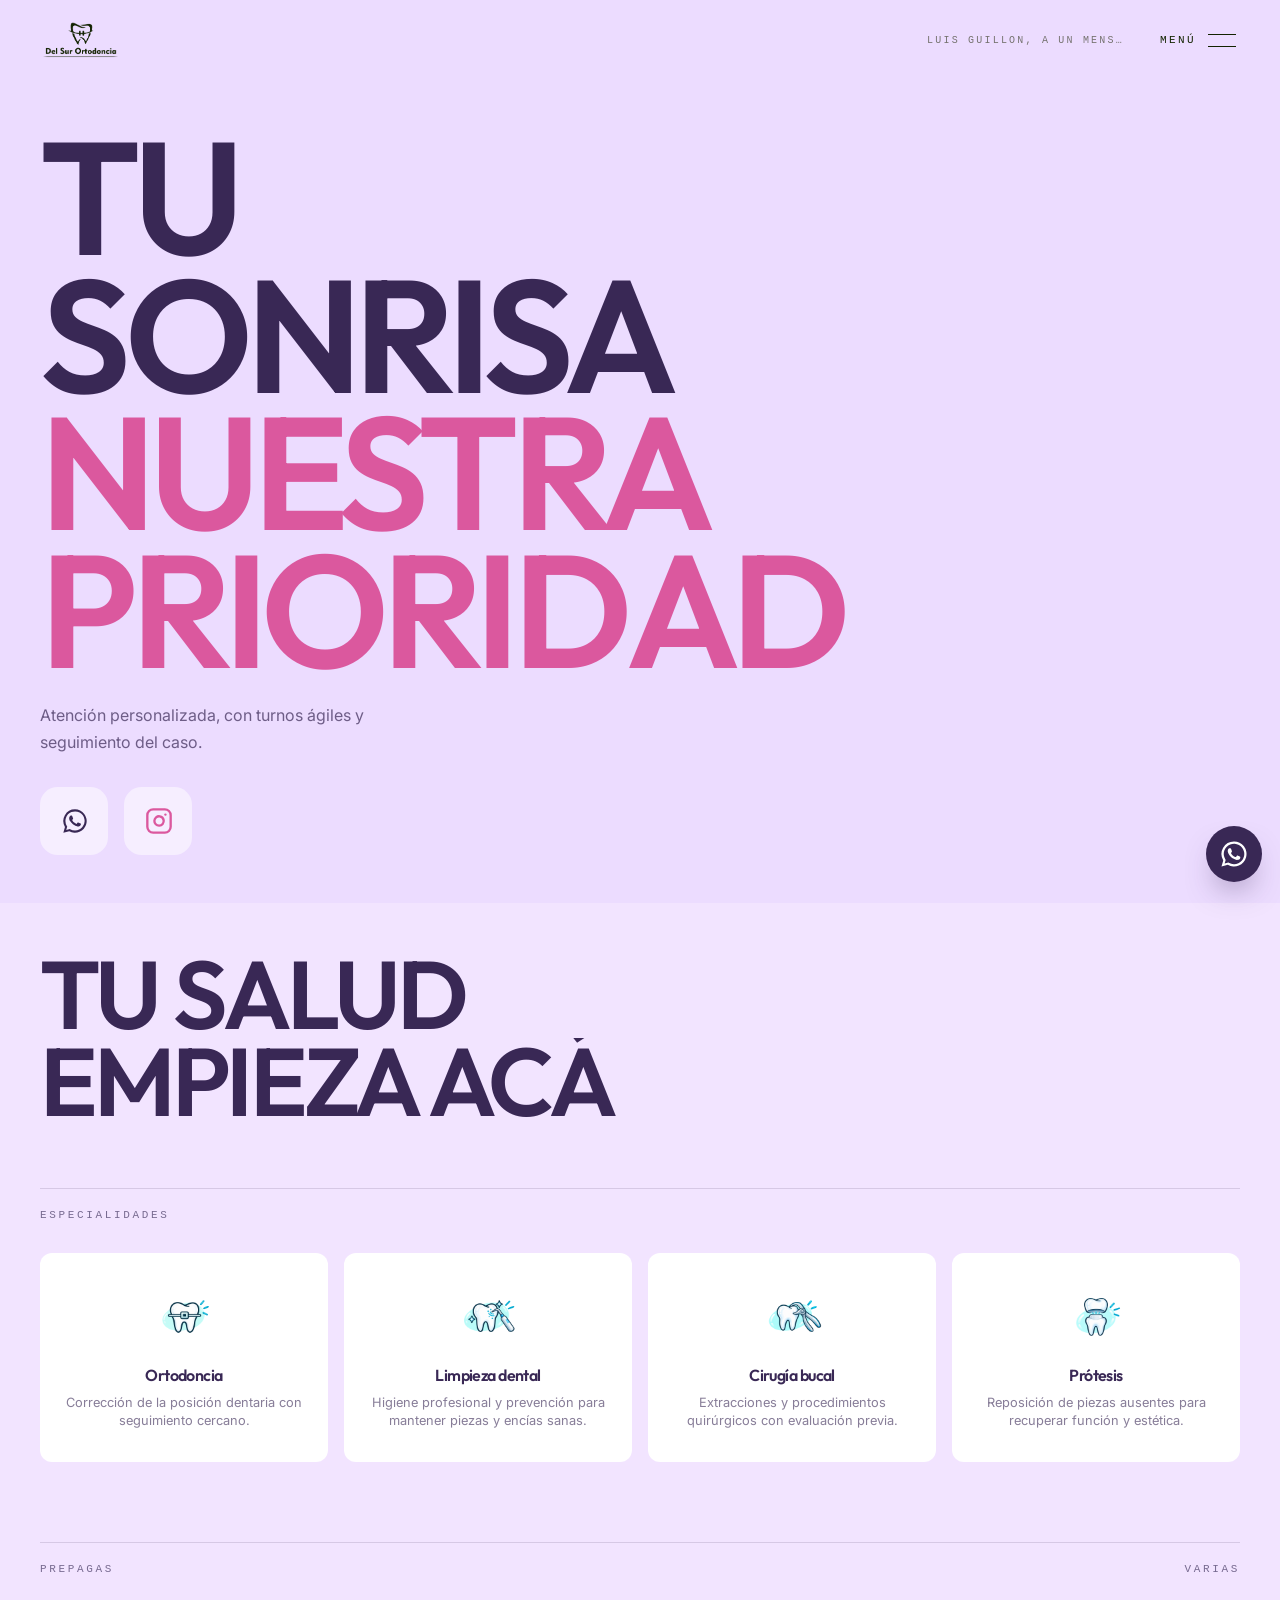
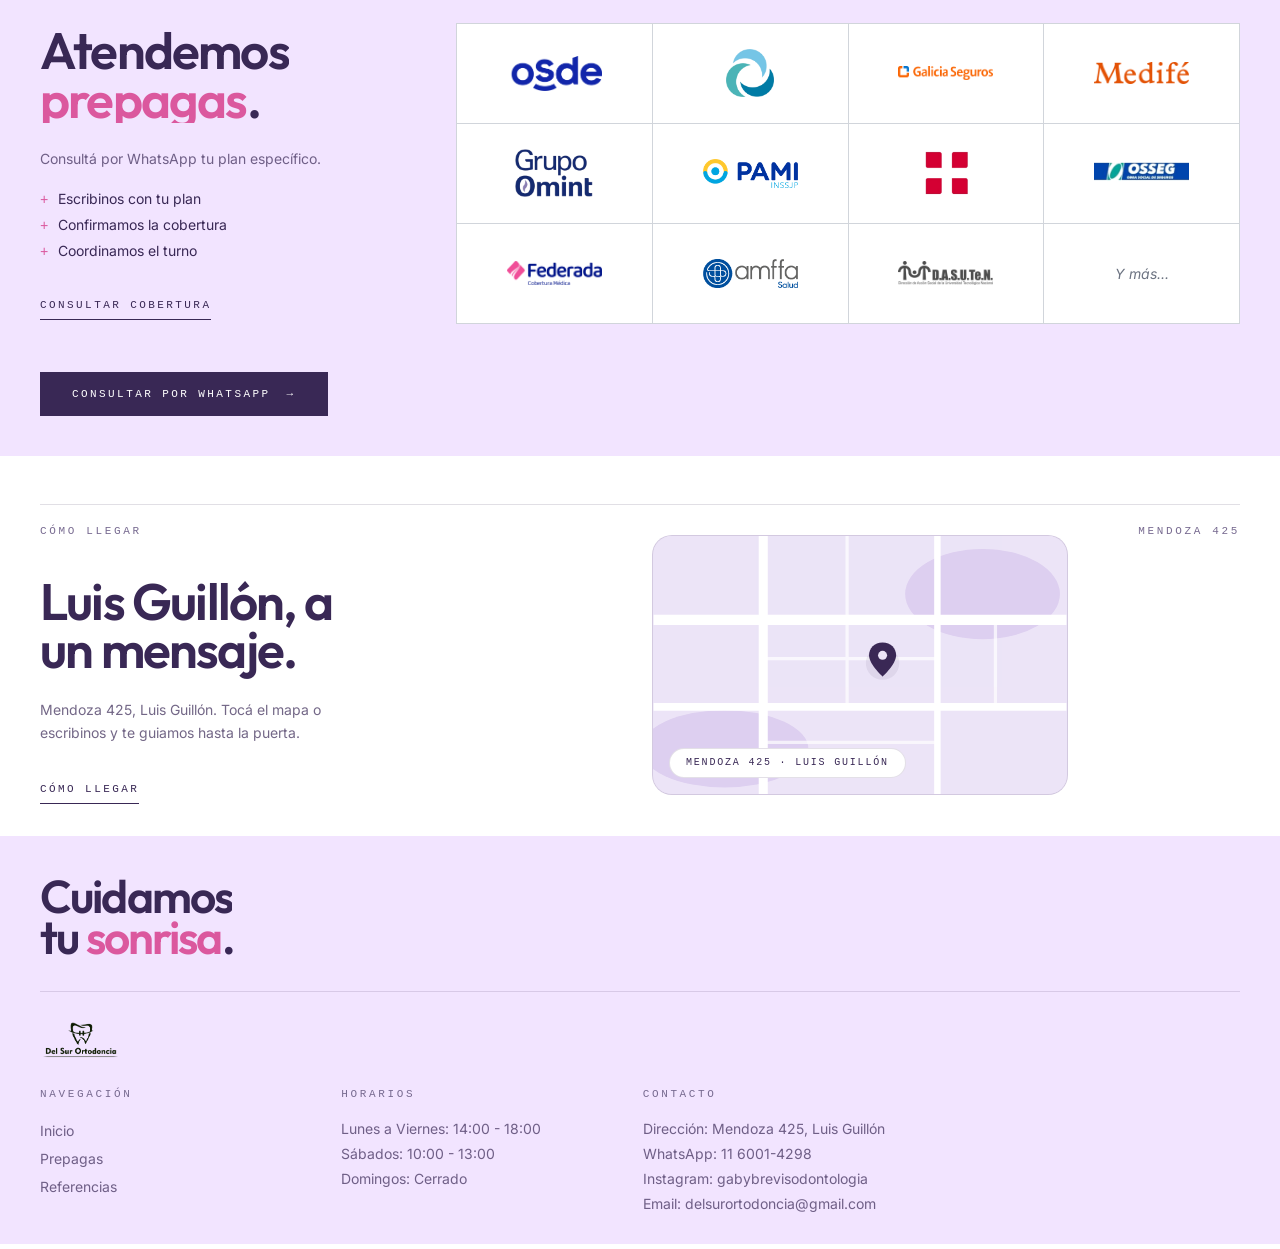
<file: index.html>
<!doctype html>
<html lang="es">

<head>
  <meta charset="utf-8" />
  <meta name="viewport" content="width=device-width, initial-scale=1" />
  <title>Del Sur Ortodoncia Centro odontológico</title>
  <meta name="description"
    content="Del Sur Ortodoncia: tratamientos, consultorio propio y turnos por WhatsApp. Atención con tiempos reales y seguimiento del caso." />
  <meta name="author" content="Del Sur Ortodoncia" />
  <meta property="og:type" content="website" />
  <meta property="og:title" content="Del Sur Ortodoncia Centro odontológico" />
  <meta property="og:description"
    content="Del Sur Ortodoncia: tratamientos, consultorio propio y turnos por WhatsApp. Atención con tiempos reales y seguimiento del caso." />
  <meta name="twitter:card" content="summary_large_image" />
  <link rel="icon" href="favicon.png" />
  <link rel="preconnect" href="https://fonts.googleapis.com" />
  <link rel="preconnect" href="https://fonts.gstatic.com" crossorigin />
  <link rel="stylesheet"
    href="https://fonts.googleapis.com/css2?family=Outfit:wght@400;500;600;700&family=Inter:wght@400;500&display=swap" />
  <link rel="stylesheet" href="css/base.css?v=17" />
  <link rel="stylesheet" href="css/utils.css?v=1" />
  <link rel="stylesheet" href="css/efectos.css?v=1" />
</head>

<body class="pagina-inicio">
  <div class="cortina" aria-hidden="true"></div>
  <header class="cabecera">
    <div class="contenedor">
      <a class="marca" href="index.html" aria-label="Inicio">
        <img src="logo.png" alt="Del Sur Ortodoncia"
          style="max-height: 48px; width: auto; max-width: 100%; object-fit: contain; mix-blend-mode: difference;">
      </a>
      <div class="cabecera-derecha">
        <span data-magnetic="0.35">
          <button type="button" class="boton-menu" data-menu-btn aria-expanded="false" aria-label="Abrir menú">
            <span data-menu-label>Menú</span>
            <span class="icono-menu" aria-hidden="true"><span></span><span></span></span>
          </button>
        </span>
      </div>
    </div>
  </header>

  <div class="menu">
    <div class="contenedor">
      <nav class="menu-lista">
        <span class="menu-fila"><a class="menu-enlace activo" href="index.html"><span class="menu-numero">1</span><span
              class="menu-texto titulo-grande">Inicio</span></a></span>
        <span class="menu-fila"><a class="menu-enlace" href="prepagas.html"><span class="menu-numero">2</span><span
              class="menu-texto titulo-grande">Prepagas</span></a></span>
        <span class="menu-fila"><a class="menu-enlace" href="referencias.html"><span class="menu-numero">3</span><span
              class="menu-texto titulo-grande">Referencias</span></a></span>
      </nav>
      <div class="menu-info">
        <p class="fuente-texto parrafo-chico opacidad-60" style="max-width:20rem">Del Sur Ortodoncia, atención
          odontológica y seguimiento del caso.</p>
        <p class="texto-mono-10 mayusculas opacidad-60" style="line-height:2">Dirección: Mendoza 425, Luis
          Guillón</p>
      </div>
    </div>
  </div>

  <main>
    <section class="fondo-claro relativo oculto-desborde relleno-arriba-32 relleno-abajo-24">
      <div class="contenedor">
        <div class="grilla espacio-10 med-columnas-12 peq-ac">
          <div class="med-cs-6" data-reveal data-delay="0.15">
            <h1 class="titulo-xl mayusculas">
              Tu sonrisa<br>
              <span class="texto-verde">nuestra prioridad</span>
            </h1>
            <p class="fuente-texto parrafo opacidad-70 margen-arriba-6" style="max-width:38ch">
              Atención personalizada, con turnos ágiles y seguimiento del caso.
            </p>
            <div class="hero-foto">
              <img src="referencias/imagen%20principal.jpeg" width="1377" height="1142"
                alt="Niña sonriendo en el sillón dental sosteniendo su férula dental">
            </div>
            <div class="margen-arriba-8 flexible espacio-4 peq-fila hero-redes">
              <span>
                <a class="boton-icono"
                  href="https://wa.me/5491160014298?text=%C2%A1Hola%21%20Quiero%20pedir%20un%20turno." target="_blank"
                  rel="noopener noreferrer" aria-label="Turno por WhatsApp" data-tipeo="Turno por WhatsApp">
                  <span class="icono-wa" aria-hidden="true"><svg viewBox="0 0 24 24" aria-hidden="true">
                      <path
                        d="M12 2a10 10 0 0 0-8.6 15.1L2 22l5.05-1.32A10 10 0 1 0 12 2Zm0 18.2a8.2 8.2 0 0 1-4.18-1.15l-.3-.18-3 .79.8-2.93-.2-.3A8.2 8.2 0 1 1 12 20.2Zm4.59-6.15c-.25-.13-1.47-.72-1.7-.81-.23-.08-.4-.12-.56.13-.17.25-.64.81-.79.97-.14.17-.29.19-.54.06-.25-.12-1.05-.39-2-1.23-.74-.66-1.24-1.47-1.38-1.72-.15-.25-.02-.38.11-.51.11-.11.25-.29.38-.43.12-.15.16-.25.25-.42.08-.17.04-.31-.02-.43-.06-.13-.56-1.35-.77-1.85-.2-.48-.41-.42-.56-.43h-.48c-.17 0-.43.06-.66.31-.23.25-.87.85-.87 2.07 0 1.22.89 2.4 1.01 2.56.13.17 1.75 2.67 4.23 3.74.59.26 1.05.41 1.41.52.59.19 1.13.16 1.56.1.47-.07 1.47-.6 1.67-1.18.21-.58.21-1.07.14-1.18-.06-.1-.23-.16-.48-.29Z" />
                    </svg></span>
                  <span class="tipeo" aria-hidden="true"></span>
                </a>
              </span>
              <span>
                <a class="boton-icono boton-icono-claro" href="https://www.instagram.com/gabybrevisodontologia/"
                  target="_blank" rel="noopener noreferrer" aria-label="Ir a Instagram" data-tipeo="Ir a Instagram">
                  <span class="icono-ig" aria-hidden="true"><svg viewBox="0 0 24 24" aria-hidden="true">
                      <rect x="2" y="2" width="20" height="20" rx="5" ry="5"></rect>
                      <path d="M16 11.37A4 4 0 1 1 12.63 8 4 4 0 0 1 16 11.37z"></path>
                      <line x1="17.5" y1="6.5" x2="17.51" y2="6.5"></line>
                    </svg></span>
                  <span class="tipeo" aria-hidden="true"></span>
                </a>
              </span>
            </div>
          </div>
        </div>
      </div>
    </section>


    <section id="pedir-turno" class="fondo-celeste relleno-abajo-4 relleno-arriba-20 med-ra-24 med-rb-8">
      <div class="contenedor">
        <h2 class="titulo-grande mayusculas" data-split data-delay="0.1" data-trigger="load"><span
            class="linea-mascara"><span data-line-inner>Tu salud</span></span><span class="linea-mascara"><span
              data-line-inner>empieza acá</span></span></h2>
        <div class="margen-arriba-16">
          <div class="cabecera-seccion">
            <span class="etiqueta">Especialidades</span>
          </div>
          <div class="grilla-especialidades">
            <a href="https://wa.me/5491160014298?text=%C2%A1Hola%21%20Quiero%20pedir%20un%20turno%20por%20el%20servicio%20de%20Ortodoncia." target="_blank" rel="noopener noreferrer" class="tarjeta-especialidad">
              <img src="especialidades/ortodoncia/ortodoncia.png" alt="Ortodoncia" loading="lazy">
              <h3>Ortodoncia</h3>
              <p>Corrección de la posición dentaria con seguimiento cercano.</p>
            </a>
            <a href="https://wa.me/5491160014298?text=%C2%A1Hola%21%20Quiero%20pedir%20un%20turno%20por%20el%20servicio%20de%20Limpieza%20dental." target="_blank" rel="noopener noreferrer" class="tarjeta-especialidad">
              <img src="especialidades/limpieza%20dental/limpieza.png" alt="Limpieza dental" loading="lazy">
              <h3>Limpieza dental</h3>
              <p>Higiene profesional y prevención para mantener piezas y encías sanas.</p>
            </a>
            <a href="https://wa.me/5491160014298?text=%C2%A1Hola%21%20Quiero%20pedir%20un%20turno%20por%20el%20servicio%20de%20Cirug%C3%ADa%20bucal." target="_blank" rel="noopener noreferrer" class="tarjeta-especialidad">
              <img src="especialidades/cirugia%20bucal/cirugia.png" alt="Cirugía bucal" loading="lazy">
              <h3>Cirugía bucal</h3>
              <p>Extracciones y procedimientos quirúrgicos con evaluación previa.</p>
            </a>
            <a href="https://wa.me/5491160014298?text=%C2%A1Hola%21%20Quiero%20pedir%20un%20turno%20por%20el%20servicio%20de%20Pr%C3%B3tesis." target="_blank" rel="noopener noreferrer" class="tarjeta-especialidad">
              <img src="especialidades/protesis/protesis.png" alt="Prótesis" loading="lazy">
              <h3>Prótesis</h3>
              <p>Reposición de piezas ausentes para recuperar función y estética.</p>
            </a>
          </div>
        </div>
      </div>
    </section>

    <section class="fondo-celeste relleno-abajo-8 med-rb-8 relleno-arriba-8 med-ra-12 seccion-osde">
      <div class="contenedor">
        <div class="cabecera-seccion"><span class="etiqueta">Prepagas</span><span class="derecha etiqueta">Varias</span>
        </div>
        <div class="grilla espacio-12 margen-arriba-12 med-columnas-12">
          <div class="med-cs-4">
            <div data-reveal data-y="40">
              <h2 class="titulo-mediano" data-palabras style="max-width:14ch">Atendemos <span
                  class="texto-verde">prepagas</span>.</h2>
              <p class="margen-arriba-6 fuente-texto parrafo-chico opacidad-70" style="max-width:38ch">Consultá por
                WhatsApp tu plan específico.</p>
              <ul class="lista-osde fuente-texto texto-chico">
                <li>Escribinos con tu plan</li>
                <li>Confirmamos la cobertura</li>
                <li>Coordinamos el turno</li>
              </ul>
              <div class="margen-arriba-8"><span data-magnetic="0.22"><a class="enlace-flecha"
                    href="prepagas.html">Consultar
                    cobertura</a></span></div>
            </div>
          </div>
          <div class="med-cs-8">
            <div class="grilla-prepagas">
              <a href="https://www.osde.com.ar" target="_blank" rel="noopener noreferrer" aria-label="Sitio oficial de OSDE" class="celda-prepaga"><img src="assets/logos/osde.png" alt="OSDE" loading="lazy"></a>
              <a href="https://www.iosfa.org.ar" target="_blank" rel="noopener noreferrer" aria-label="Sitio oficial de IOSFA" class="celda-prepaga ocultar-movil"><img src="assets/logos/iosfa.png" alt="IOSFA" loading="lazy"></a>
              <a href="https://www.galiciaseguros.com.ar" target="_blank" rel="noopener noreferrer" aria-label="Sitio oficial de Galicia Seguros" class="celda-prepaga"><img src="assets/logos/galicia.png" alt="Galicia Seguros" loading="lazy"></a>
              <a href="https://www.medife.com.ar" target="_blank" rel="noopener noreferrer" aria-label="Sitio oficial de Medifé" class="celda-prepaga"><img src="assets/logos/medife.png" alt="Medifé" loading="lazy"></a>
              <a href="https://www.omint.com.ar" target="_blank" rel="noopener noreferrer" aria-label="Sitio oficial de Grupo Omint" class="celda-prepaga"><img src="assets/logos/omint.png" alt="Grupo Omint" loading="lazy"></a>
              <a href="https://www.pami.org.ar" target="_blank" rel="noopener noreferrer" aria-label="Sitio oficial de PAMI" class="celda-prepaga"><img src="assets/logos/pami.png" alt="PAMI" loading="lazy"></a>
              <a href="https://www.swissmedical.com" target="_blank" rel="noopener noreferrer" aria-label="Sitio oficial de Swiss Medical" class="celda-prepaga"><img src="assets/logos/swiss.png" alt="Swiss Medical" loading="lazy"></a>
              <a href="https://www.osseg.com.ar" target="_blank" rel="noopener noreferrer" aria-label="Sitio oficial de OSSEG" class="celda-prepaga ocultar-movil"><img src="assets/logos/osseg.png" alt="OSSEG" loading="lazy"></a>
              <a href="https://www.federada.com.ar" target="_blank" rel="noopener noreferrer" aria-label="Sitio oficial de Federada" class="celda-prepaga ocultar-movil"><img src="assets/logos/federada.png" alt="Federada" loading="lazy"></a>
              <a href="https://www.amiffa.com.ar" target="_blank" rel="noopener noreferrer" aria-label="Sitio oficial de Amiffa Salud" class="celda-prepaga ocultar-movil"><img src="assets/logos/amffa.png" alt="Amiffa Salud" loading="lazy"></a>
              <a href="https://www.dasuten.org.ar" target="_blank" rel="noopener noreferrer" aria-label="Sitio oficial de D.A.S.U.Te.N." class="celda-prepaga ocultar-movil"><img src="assets/logos/dasuten.png" alt="D.A.S.U.Te.N." loading="lazy"></a>
              <div class="celda-prepaga ocultar-movil" style="cursor:default;"><span style="font-size:0.875rem; color:#6b7280; font-style:italic;">Y más...</span></div>
            </div>
            <p class="solo-movil" style="text-align:center; margin-top:0.75rem; font-size:0.75rem; color:#6b7280; font-style:italic;">Y más...</p>
          </div>
        </div>
        <div class="margen-arriba-12 solo-pc"><span data-magnetic="0.25"><a class="boton boton-solido"
              href="https://wa.me/5491160014298?text=%C2%A1Hola%21%20Quiero%20consultar%20si%20atienden%20mi%20prepaga%20en%20Del%20Sur%20Ortodoncia."
              target="_blank" rel="noopener noreferrer"><span class="relativo">Consultar por WhatsApp</span><span
                class="flecha">→</span></a></span></div>
      </div>
    </section>

    <section id="como-llegar" class="fondo-claro relleno-abajo-8 med-rb-8 relleno-arriba-8 med-ra-12">
      <div class="contenedor">
        <div class="cabecera-seccion"><span class="etiqueta">Cómo llegar</span><span class="derecha etiqueta">Mendoza
            425</span></div>
        <div class="grilla espacio-12 margen-arriba-10 med-columnas-12 alinear-centro">
          <div class="med-cs-4">
            <div data-reveal data-y="30">
              <h2 class="titulo-mediano" style="max-width:14ch">Luis Guillón, a un mensaje.</h2>
              <p class="margen-arriba-6 fuente-texto parrafo-chico opacidad-70" style="max-width:38ch">Mendoza 425, Luis
                Guillón. Tocá el mapa o escribinos y te guiamos hasta la puerta.</p>
              <div class="margen-arriba-8"><span data-magnetic="0.22"><a class="enlace-flecha"
                    href="https://www.google.com/maps/dir/?api=1&destination=Mendoza+425+Luis+Guill%C3%B3n+Buenos+Aires"
                    target="_blank" rel="noopener noreferrer">Cómo llegar</a></span></div>
            </div>
          </div>
          <div class="med-cs-8">
            <a class="mapa-dibujo"
              href="https://www.google.com/maps/dir/?api=1&destination=Mendoza+425+Luis+Guill%C3%B3n+Buenos+Aires"
              target="_blank" rel="noopener noreferrer" aria-label="Abrir cómo llegar en Google Maps">
              <svg viewBox="0 0 640 400" role="img" aria-hidden="true">
                <rect x="0" y="0" width="640" height="400" fill="#ECE4F7" />
                <ellipse cx="510" cy="90" rx="120" ry="70" fill="#DDCFF0" />
                <ellipse cx="110" cy="330" rx="130" ry="60" fill="#DDCFF0" />
                <path d="M0 130 H640" stroke="#FFFFFF" stroke-width="16" />
                <path d="M0 265 H640" stroke="#FFFFFF" stroke-width="12" />
                <path d="M170 0 V400" stroke="#FFFFFF" stroke-width="14" />
                <path d="M440 0 V400" stroke="#FFFFFF" stroke-width="10" />
                <path d="M300 130 V265 M170 190 H440 M170 320 H440 M300 0 V130 M530 130 V265" stroke="#FFFFFF"
                  stroke-width="5" opacity="0.7" />
                <circle cx="355" cy="197" r="26" fill="#3A2855" opacity="0.12">
                  <animate attributeName="r" values="16;30" dur="2s" repeatCount="indefinite" />
                  <animate attributeName="opacity" values="0.25;0" dur="2s" repeatCount="indefinite" />
                </circle>
                <path d="M355 165c-13 0-21 9-21 20 0 14 21 33 21 33s21-19 21-33c0-11-8-20-21-20z" fill="#3A2855" />
                <circle cx="355" cy="185" r="7" fill="#ECE4F7" />
              </svg>
              <span class="mapa-chip">Mendoza 425 · Luis Guillón</span>
            </a>
          </div>
        </div>
      </div>
    </section>

  </main>
  <footer class="fondo-celeste">
    <div class="contenedor relleno-vert-8 med-rv-10">
      <div>
        <h2 class="titulo-grande" data-palabras style="max-width:12ch">Cuidamos tu <span
            class="texto-verde">sonrisa</span>.</h2>
      </div>
      <div class="margen-arriba-20 flexible columna espacio-3 borde-arriba relleno-arriba-6 peq-fila peq-ac peq-je">
        <img src="logo.png" alt="Del Sur Ortodoncia"
          style="max-height: 48px; width: auto; max-width: 100%; object-fit: contain; mix-blend-mode: difference;">
      </div>
      <div class="grilla espacio-10 margen-arriba-10 med-columnas-3" style="max-width:54rem">
        <div>
          <p class="etiqueta">Navegación</p>
          <ul class="margen-arriba-5 separacion-y-2">
            <li><a class="fuente-texto texto-chico opacidad-70" href="index.html">Inicio</a></li>
            <li><a class="fuente-texto texto-chico opacidad-70" href="prepagas.html">Prepagas</a></li>
            <li><a class="fuente-texto texto-chico opacidad-70" href="referencias.html">Referencias</a></li>
          </ul>
        </div>
        <div>
          <p class="etiqueta">Horarios</p>
          <ul class="margen-arriba-5 separacion-y-2 fuente-texto texto-chico opacidad-70">
            <li>Lunes a Viernes: 14:00 - 18:00</li>
            <li>Sábados: 10:00 - 13:00</li>
            <li>Domingos: Cerrado</li>
          </ul>
        </div>
        <div>
          <p class="etiqueta">Contacto</p>
          <ul class="margen-arriba-5 separacion-y-2 fuente-texto texto-chico opacidad-70">
            <li>Dirección: Mendoza 425, Luis Guillón</li>
            <li>WhatsApp: <a href="https://wa.me/5491160014298" target="_blank" rel="noopener noreferrer">11
                6001-4298</a></li>
            <li>Instagram: <a href="https://www.instagram.com/gabybrevisodontologia/" target="_blank"
                rel="noopener noreferrer">gabybrevisodontologia</a></li>
            <li>Email: delsurortodoncia@gmail.com</li>
          </ul>
        </div>
      </div>
    </div>
  </footer>

  <a class="wa-flotante"
    href="https://wa.me/5491160014298?text=%C2%A1Hola%21%20Quiero%20consultar%20turnos%20y%20servicios." target="_blank"
    rel="noopener noreferrer" aria-label="Consultar turnos y servicios por WhatsApp">
    <span class="icono-wa" aria-hidden="true"><svg viewBox="0 0 24 24" aria-hidden="true">
        <path
          d="M12 2a10 10 0 0 0-8.6 15.1L2 22l5.05-1.32A10 10 0 1 0 12 2Zm0 18.2a8.2 8.2 0 0 1-4.18-1.15l-.3-.18-3 .79.8-2.93-.2-.3A8.2 8.2 0 1 1 12 20.2Zm4.59-6.15c-.25-.13-1.47-.72-1.7-.81-.23-.08-.4-.12-.56.13-.17.25-.64.81-.79.97-.14.17-.29.19-.54.06-.25-.12-1.05-.39-2-1.23-.74-.66-1.24-1.47-1.38-1.72-.15-.25-.02-.38.11-.51.11-.11.25-.29.38-.43.12-.15.16-.25.25-.42.08-.17.04-.31-.02-.43-.06-.13-.56-1.35-.77-1.85-.2-.48-.41-.42-.56-.43h-.48c-.17 0-.43.06-.66.31-.23.25-.87.85-.87 2.07 0 1.22.89 2.4 1.01 2.56.13.17 1.75 2.67 4.23 3.74.59.26 1.05.41 1.41.52.59.19 1.13.16 1.56.1.47-.07 1.47-.6 1.67-1.18.21-.58.21-1.07.14-1.18-.06-.1-.23-.16-.48-.29Z" />
      </svg></span>
  </a>

  <script src="js/site.js?v=3" defer></script>
  <script src="js/efectos.js?v=3" defer></script>
</body>

</html>
</file>
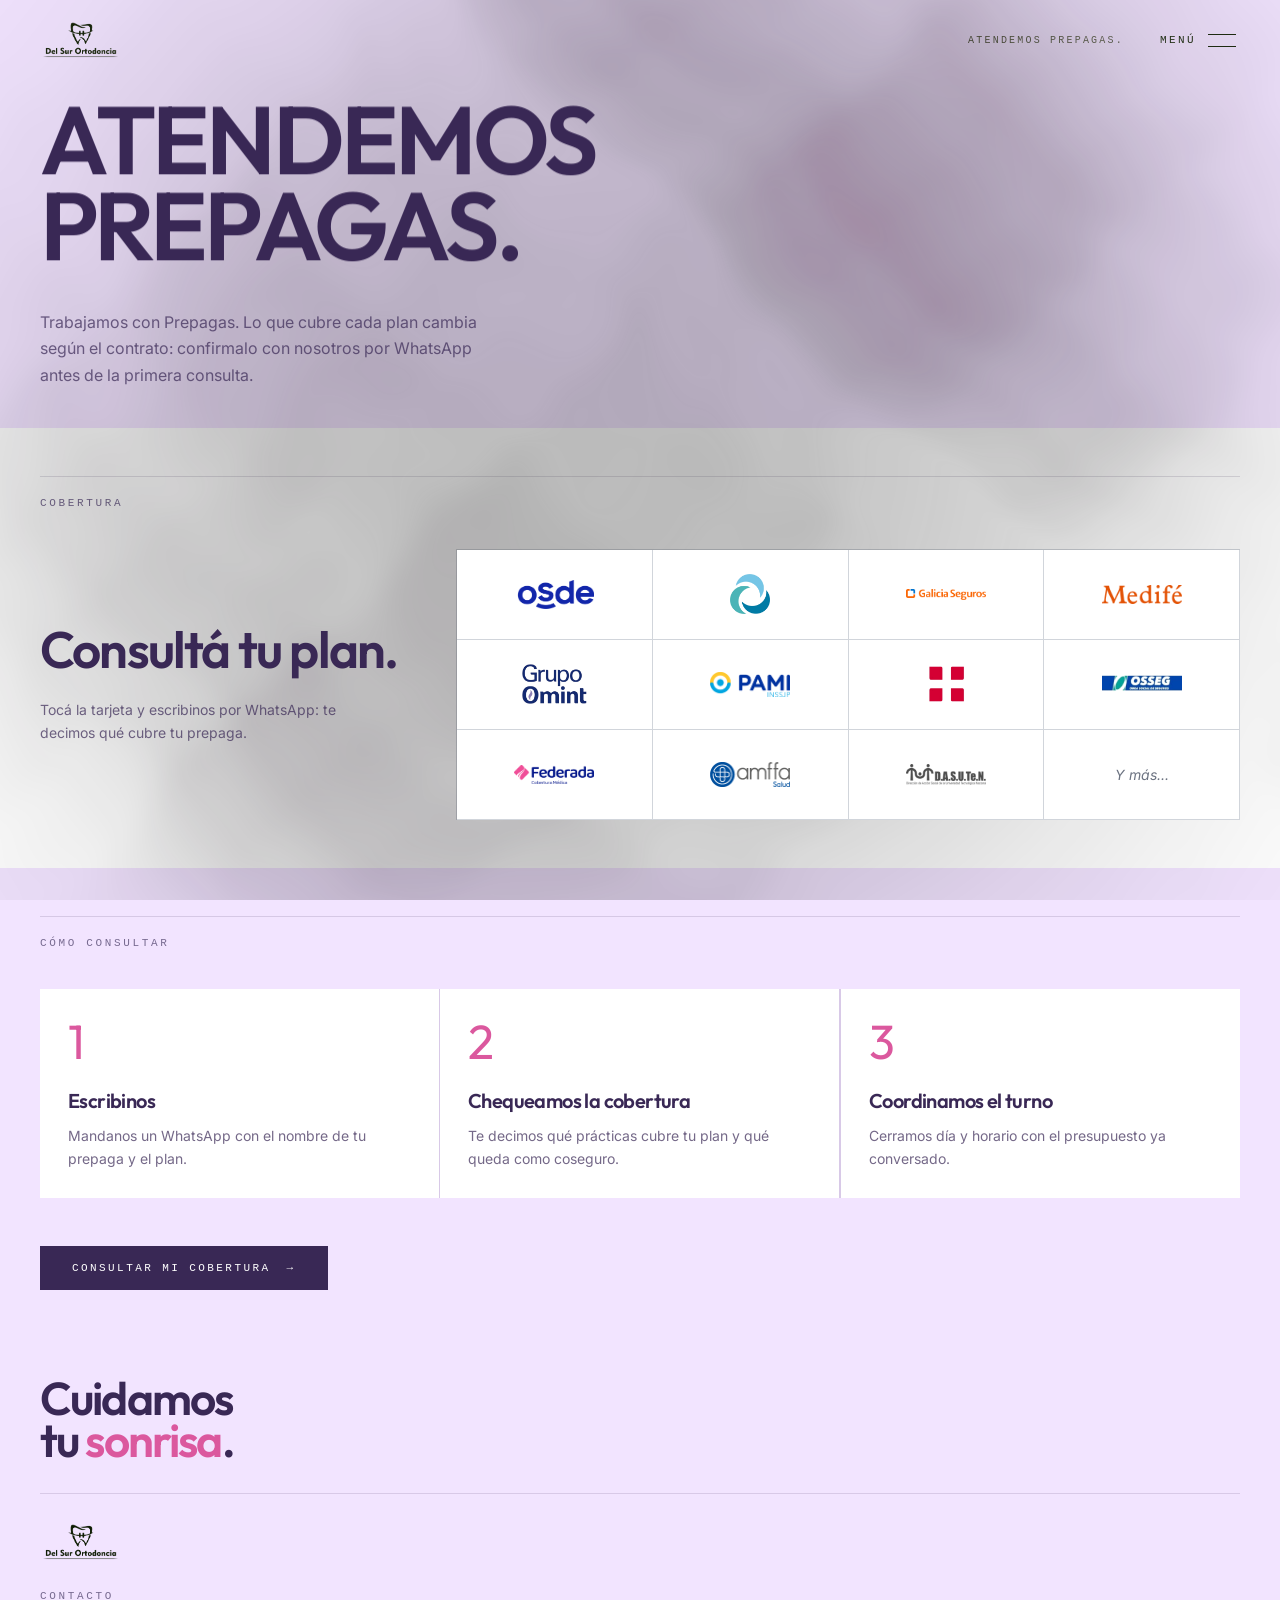
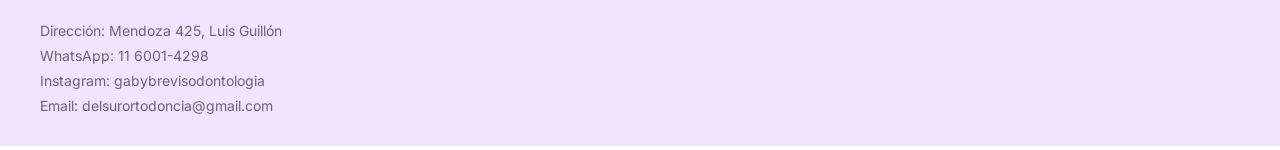
<file: prepagas.html>
<!doctype html>
<html lang="es">

<head>
  <meta charset="utf-8" />
  <meta name="viewport" content="width=device-width, initial-scale=1" />
  <title>Prepagas Del Sur Ortodoncia</title>
  <meta name="description"
    content="Atendemos Prepagas en Del Sur Ortodoncia. Consultá tu cobertura por WhatsApp antes de reservar el turno." />
  <meta name="author" content="Del Sur Ortodoncia" />
  <meta property="og:type" content="website" />
  <meta property="og:title" content="Prepagas Del Sur Ortodoncia" />
  <meta property="og:description"
    content="Atendemos Prepagas en Del Sur Ortodoncia. Consultá tu cobertura por WhatsApp antes de reservar el turno." />
  <meta name="twitter:card" content="summary_large_image" />
  <link rel="icon" href="favicon.png" />
  <link rel="preconnect" href="https://fonts.googleapis.com" />
  <link rel="preconnect" href="https://fonts.gstatic.com" crossorigin />
  <link rel="stylesheet"
    href="https://fonts.googleapis.com/css2?family=Outfit:wght@400;500;600;700&family=Inter:wght@400;500&display=swap" />
  <link rel="stylesheet" href="css/base.css?v=17" />
  <link rel="stylesheet" href="css/utils.css?v=1" />
  <link rel="stylesheet" href="css/efectos.css?v=1" />
</head>

<body class="pagina-prepagas">
  <div class="cortina" aria-hidden="true"></div>
  <header class="cabecera">
    <div class="contenedor">
      <a class="marca" href="index.html" aria-label="Inicio">
        <img src="logo.png" alt="Del Sur Ortodoncia"
          style="max-height: 48px; width: auto; max-width: 100%; object-fit: contain; mix-blend-mode: difference;">
      </a>
      <div class="cabecera-derecha">
        <span data-magnetic="0.35">
          <button type="button" class="boton-menu" data-menu-btn aria-expanded="false" aria-label="Abrir menú">
            <span data-menu-label>Menú</span>
            <span class="icono-menu" aria-hidden="true"><span></span><span></span></span>
          </button>
        </span>
      </div>
    </div>
  </header>

  <div class="menu">
    <div class="contenedor">
      <nav class="menu-lista">
        <span class="menu-fila"><a class="menu-enlace" href="index.html"><span class="menu-numero">1</span><span
              class="menu-texto titulo-grande">Inicio</span></a></span>
        <span class="menu-fila"><a class="menu-enlace activo" href="prepagas.html"><span
              class="menu-numero">2</span><span class="menu-texto titulo-grande">Prepagas</span></a></span>
        <span class="menu-fila"><a class="menu-enlace" href="referencias.html"><span class="menu-numero">3</span><span
              class="menu-texto titulo-grande">Referencias</span></a></span>
      </nav>
      <div class="menu-info">
        <p class="fuente-texto parrafo-chico opacidad-60" style="max-width:20rem">Del Sur Ortodoncia, atención
          odontológica con seguimiento del caso.</p>
        <p class="texto-mono-10 mayusculas opacidad-60" style="line-height:2">Dirección: Mendoza 425, Luis
          Guillón</p>
      </div>
    </div>
  </div>

  <main>
    <section class="fondo-celeste relleno-abajo-10 relleno-arriba-20 med-ra-24">
      <div class="contenedor">
        <h1 class="titulo-grande mayusculas" data-split data-delay="0.1" data-trigger="load"><span
            class="linea-mascara"><span data-line-inner>Atendemos</span></span><span class="linea-mascara"><span
              data-line-inner>Prepagas.</span></span></h1>
        <div class="margen-arriba-10" data-reveal data-y="30" data-delay="0.3" style="max-width:46ch">
          <p class="fuente-texto parrafo opacidad-70">Trabajamos con Prepagas. Lo que cubre cada plan cambia
            según el contrato: confirmalo con nosotros por WhatsApp antes de la primera consulta.</p>
        </div>
      </div>
    </section>

    <section class="fondo-claro relleno-vert-10 med-rv-12 seccion-cobertura">
      <div class="contenedor">
        <div class="cabecera-seccion"><span class="etiqueta">Cobertura</span>
        </div>
        <div class="grilla espacio-12 margen-arriba-10 med-columnas-12 alinear-centro">
          <div class="med-cs-4">
            <div data-reveal data-y="30">
              <h2 class="titulo-mediano" style="max-width:14ch">Consultá tu plan.</h2>
              <p class="margen-arriba-6 fuente-texto parrafo-chico opacidad-70" style="max-width:38ch">Tocá la tarjeta y
                escribinos por WhatsApp: te decimos qué cubre tu prepaga.</p>
            </div>
          </div>
          <div class="med-cs-8">
            <div class="grilla-prepagas">
              <a href="https://www.osde.com.ar" target="_blank" rel="noopener noreferrer" aria-label="Sitio oficial de OSDE" class="celda-prepaga"><img src="assets/logos/osde.png" alt="OSDE" loading="lazy"></a>
              <a href="https://www.iosfa.org.ar" target="_blank" rel="noopener noreferrer" aria-label="Sitio oficial de IOSFA" class="celda-prepaga ocultar-movil"><img src="assets/logos/iosfa.png" alt="IOSFA" loading="lazy"></a>
              <a href="https://www.galiciaseguros.com.ar" target="_blank" rel="noopener noreferrer" aria-label="Sitio oficial de Galicia Seguros" class="celda-prepaga"><img src="assets/logos/galicia.png" alt="Galicia Seguros" loading="lazy"></a>
              <a href="https://www.medife.com.ar" target="_blank" rel="noopener noreferrer" aria-label="Sitio oficial de Medifé" class="celda-prepaga"><img src="assets/logos/medife.png" alt="Medifé" loading="lazy"></a>
              <a href="https://www.omint.com.ar" target="_blank" rel="noopener noreferrer" aria-label="Sitio oficial de Grupo Omint" class="celda-prepaga"><img src="assets/logos/omint.png" alt="Grupo Omint" loading="lazy"></a>
              <a href="https://www.pami.org.ar" target="_blank" rel="noopener noreferrer" aria-label="Sitio oficial de PAMI" class="celda-prepaga"><img src="assets/logos/pami.png" alt="PAMI" loading="lazy"></a>
              <a href="https://www.swissmedical.com" target="_blank" rel="noopener noreferrer" aria-label="Sitio oficial de Swiss Medical" class="celda-prepaga"><img src="assets/logos/swiss.png" alt="Swiss Medical" loading="lazy"></a>
              <a href="https://www.osseg.com.ar" target="_blank" rel="noopener noreferrer" aria-label="Sitio oficial de OSSEG" class="celda-prepaga"><img src="assets/logos/osseg.png" alt="OSSEG" loading="lazy"></a>
              <a href="https://www.federada.com.ar" target="_blank" rel="noopener noreferrer" aria-label="Sitio oficial de Federada" class="celda-prepaga ocultar-movil"><img src="assets/logos/federada.png" alt="Federada" loading="lazy"></a>
              <a href="https://www.amiffa.com.ar" target="_blank" rel="noopener noreferrer" aria-label="Sitio oficial de Amiffa Salud" class="celda-prepaga ocultar-movil"><img src="assets/logos/amffa.png" alt="Amiffa Salud" loading="lazy"></a>
              <a href="https://www.dasuten.org.ar" target="_blank" rel="noopener noreferrer" aria-label="Sitio oficial de D.A.S.U.Te.N." class="celda-prepaga ocultar-movil"><img src="assets/logos/dasuten.png" alt="D.A.S.U.Te.N." loading="lazy"></a>
              <div class="celda-prepaga" style="cursor:default;"><span style="font-size:0.875rem; color:#6b7280; font-style:italic;">Y más...</span></div>
            </div>
          </div>
        </div>
      </div>
    </section>

    <section class="fondo-celeste relleno-vert-10 med-rv-12">
      <div class="contenedor">
        <div class="cabecera-seccion"><span class="etiqueta">Cómo consultar</span></div>
        <div class="grilla-tarjetas margen-arriba-10 med-columnas-3">
          <div class="tarjeta tarjeta-paso relleno-8 med-relleno-10"><span
              class="fuente-titulo texto-5xl texto-verde">1</span>
            <h2 class="margen-arriba-6 fuente-titulo texto-xl">Escribinos</h2>
            <p class="margen-arriba-3 fuente-texto parrafo-chico opacidad-70">Mandanos un WhatsApp con el nombre de tu
              prepaga y el
              plan.</p>
          </div>
          <div class="tarjeta tarjeta-paso relleno-8 med-relleno-10"><span
              class="fuente-titulo texto-5xl texto-verde">2</span>
            <h2 class="margen-arriba-6 fuente-titulo texto-xl">Chequeamos la cobertura</h2>
            <p class="margen-arriba-3 fuente-texto parrafo-chico opacidad-70">Te decimos qué prácticas cubre tu plan y
              qué queda como coseguro.</p>
          </div>
          <div class="tarjeta tarjeta-paso relleno-8 med-relleno-10"><span
              class="fuente-titulo texto-5xl texto-verde">3</span>
            <h2 class="margen-arriba-6 fuente-titulo texto-xl">Coordinamos el turno</h2>
            <p class="margen-arriba-3 fuente-texto parrafo-chico opacidad-70">Cerramos día y horario con el presupuesto
              ya conversado.</p>
          </div>
        </div>
        <div class="margen-arriba-12"><span data-magnetic="0.25"><a class="boton boton-solido"
              href="https://wa.me/5491160014298?text=%C2%A1Hola%21%20Quiero%20consultar%20si%20atienden%20mi%20prepaga%20en%20Del%20Sur%20Ortodoncia."
              target="_blank" rel="noopener noreferrer"><span class="relativo">Consultar mi cobertura</span><span
                class="flecha">→</span></a></span></div>
      </div>
    </section>
  </main>
  <footer class="fondo-celeste">
    <div class="contenedor relleno-vert-8 med-rv-10">
      <div>
        <h2 class="titulo-grande" style="max-width:12ch">Cuidamos tu <span class="texto-verde">sonrisa</span>.
        </h2>
      </div>
      <div class="margen-arriba-20 flexible columna espacio-3 borde-arriba relleno-arriba-6 peq-fila peq-ac peq-je">
        <img src="logo.png" alt="Del Sur Ortodoncia"
          style="max-height: 48px; width: auto; max-width: 100%; object-fit: contain; mix-blend-mode: difference;">
      </div>
      <div class="grilla espacio-10 margen-arriba-10 med-columnas-3" style="max-width:54rem">
        <div>
          <p class="etiqueta">Contacto</p>
          <ul class="margen-arriba-5 separacion-y-2 fuente-texto texto-chico opacidad-70">
            <li>Dirección: Mendoza 425, Luis Guillón</li>
            <li>WhatsApp: <a href="https://wa.me/5491160014298" target="_blank" rel="noopener noreferrer">11
                6001-4298</a></li>
            <li>Instagram: <a href="https://www.instagram.com/gabybrevisodontologia/" target="_blank"
                rel="noopener noreferrer">gabybrevisodontologia</a></li>
            <li>Email: delsurortodoncia@gmail.com</li>
          </ul>
        </div>
      </div>
    </div>
  </footer>
  <script src="js/site.js?v=3" defer></script>
  <script src="js/efectos.js?v=3" defer></script>
</body>

</html>
</file>
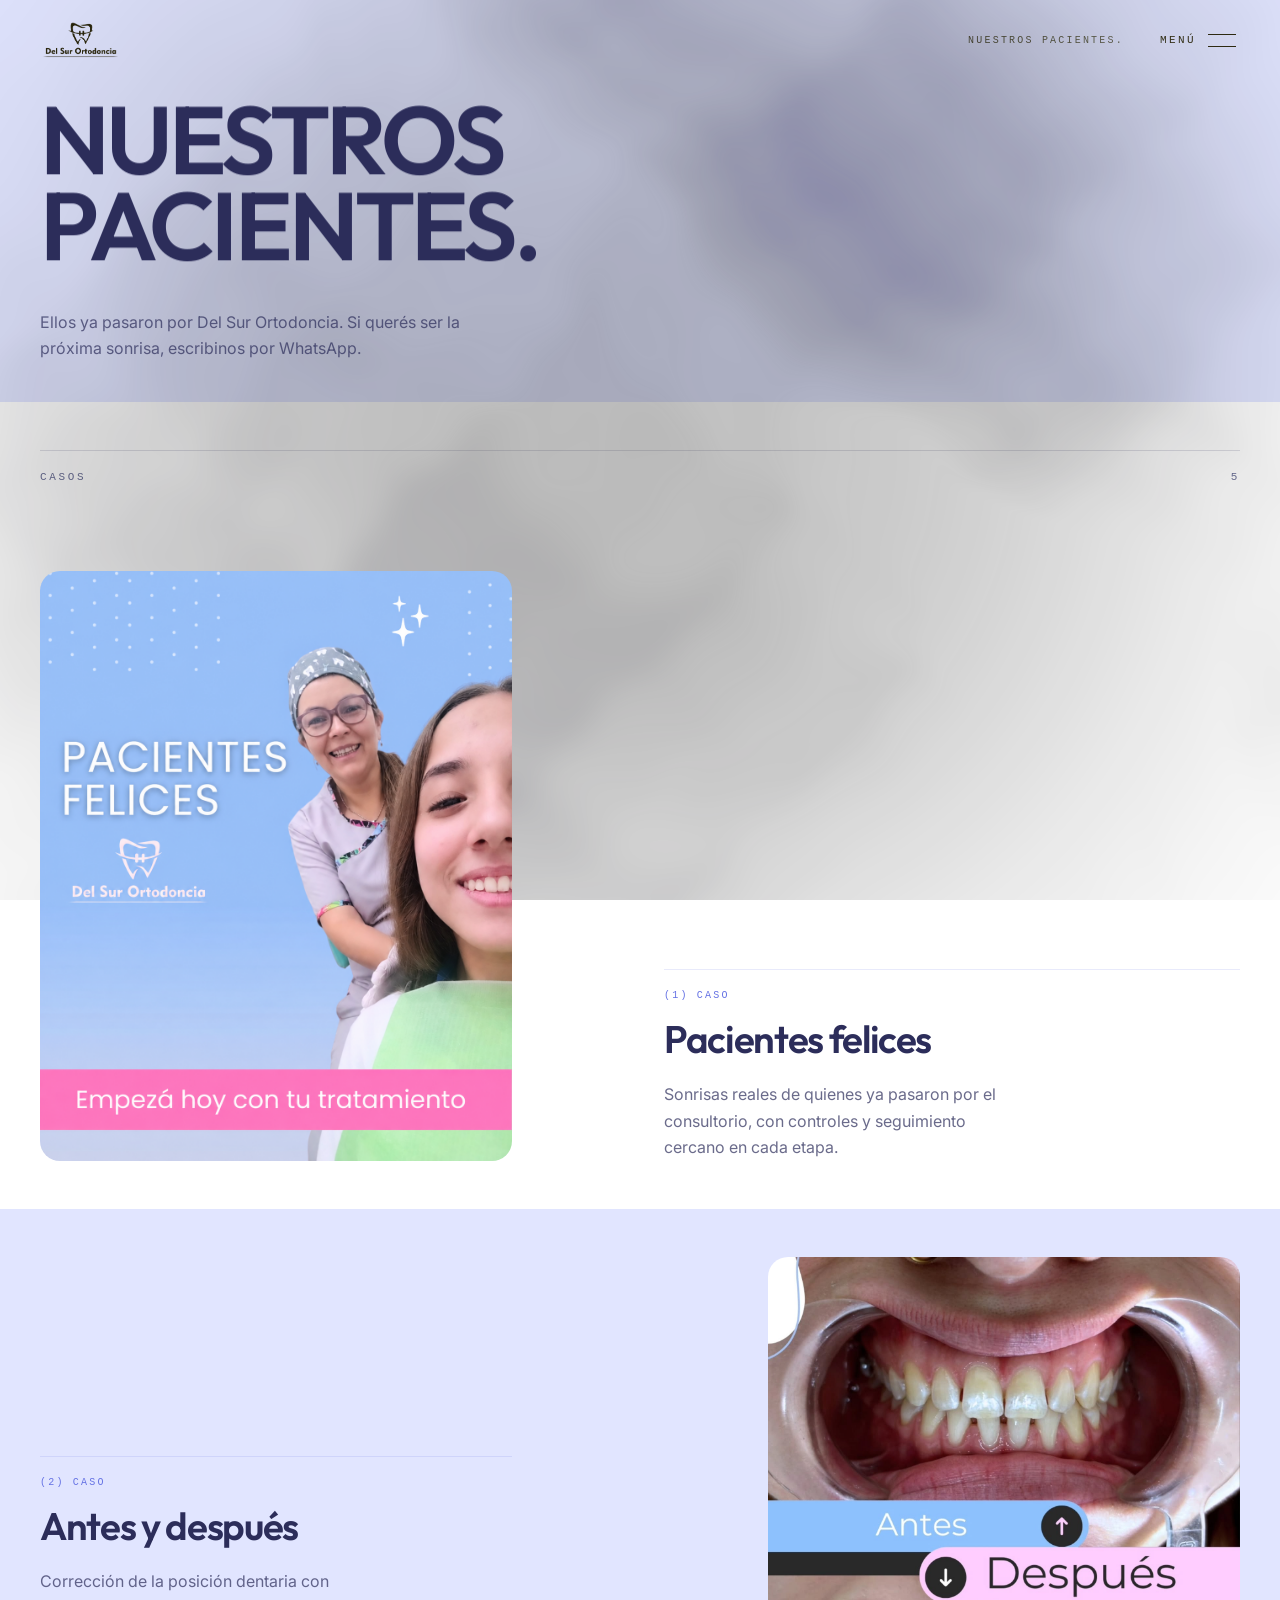
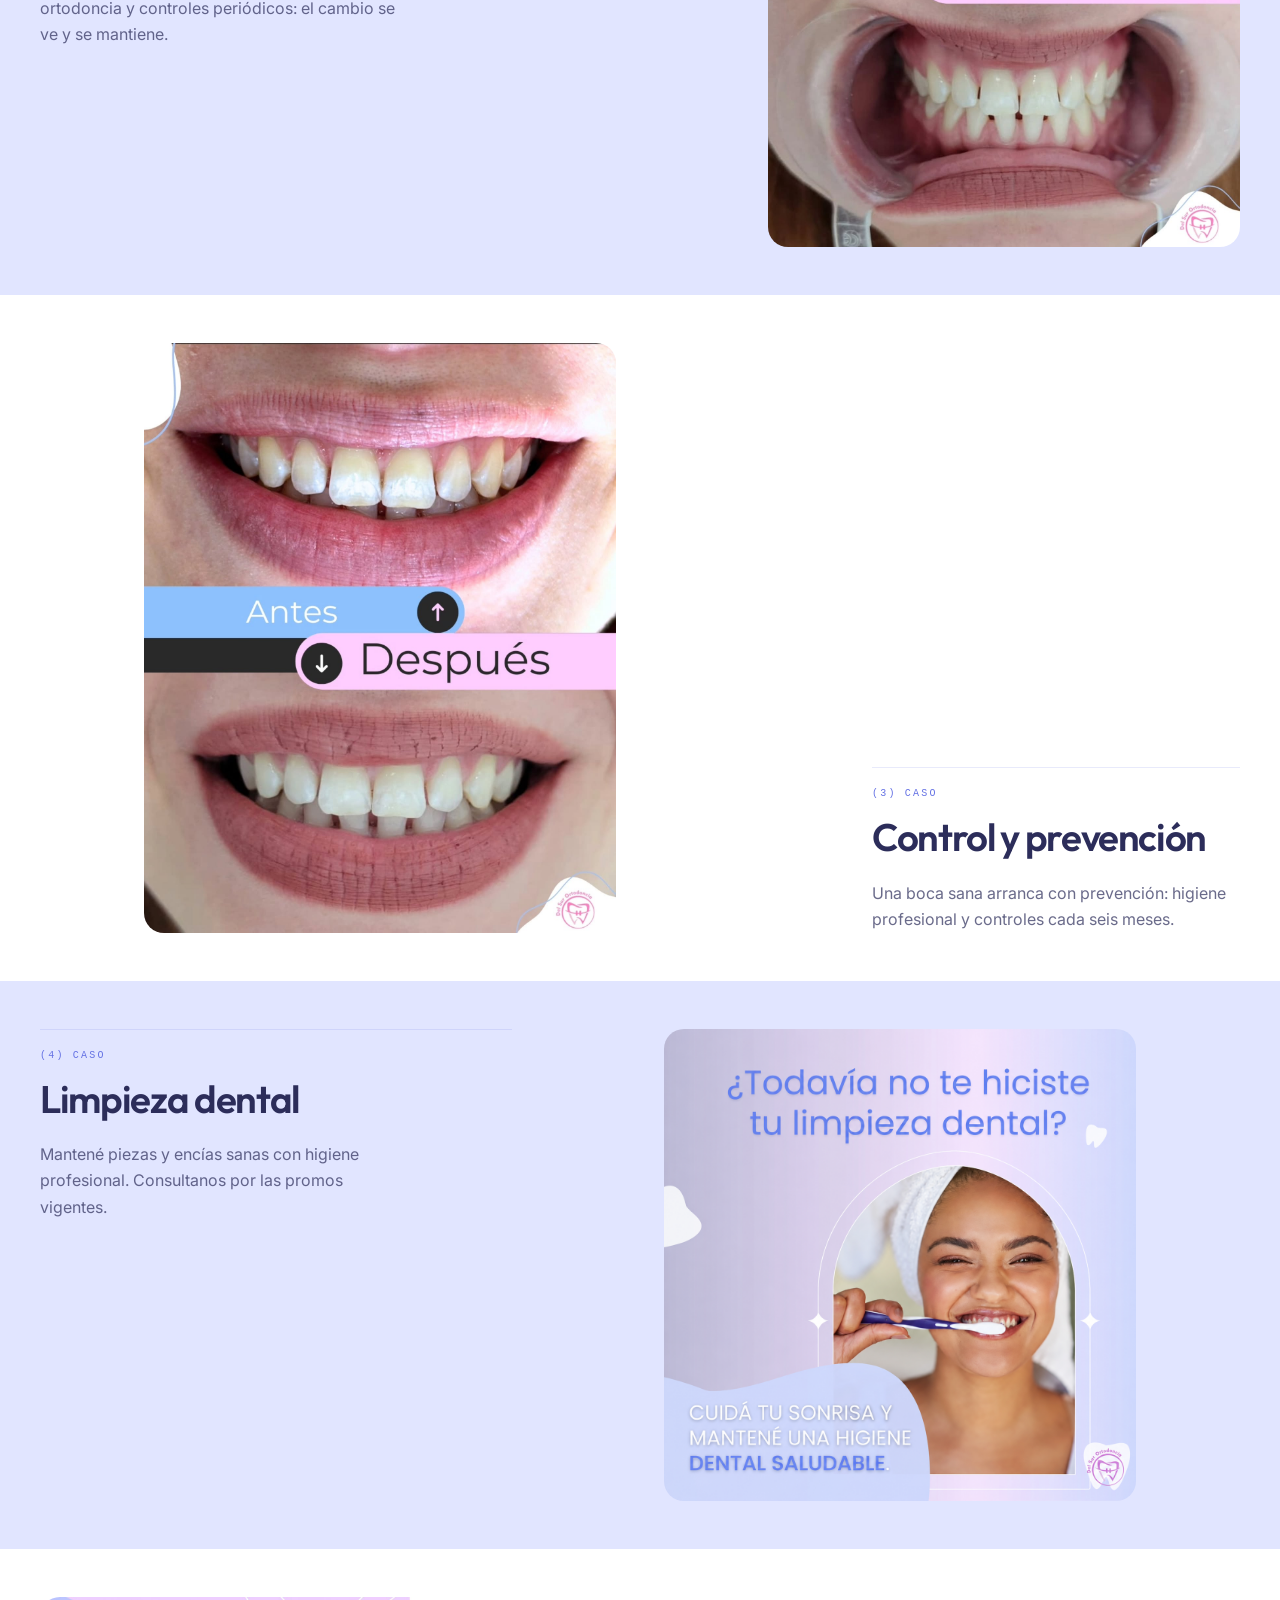
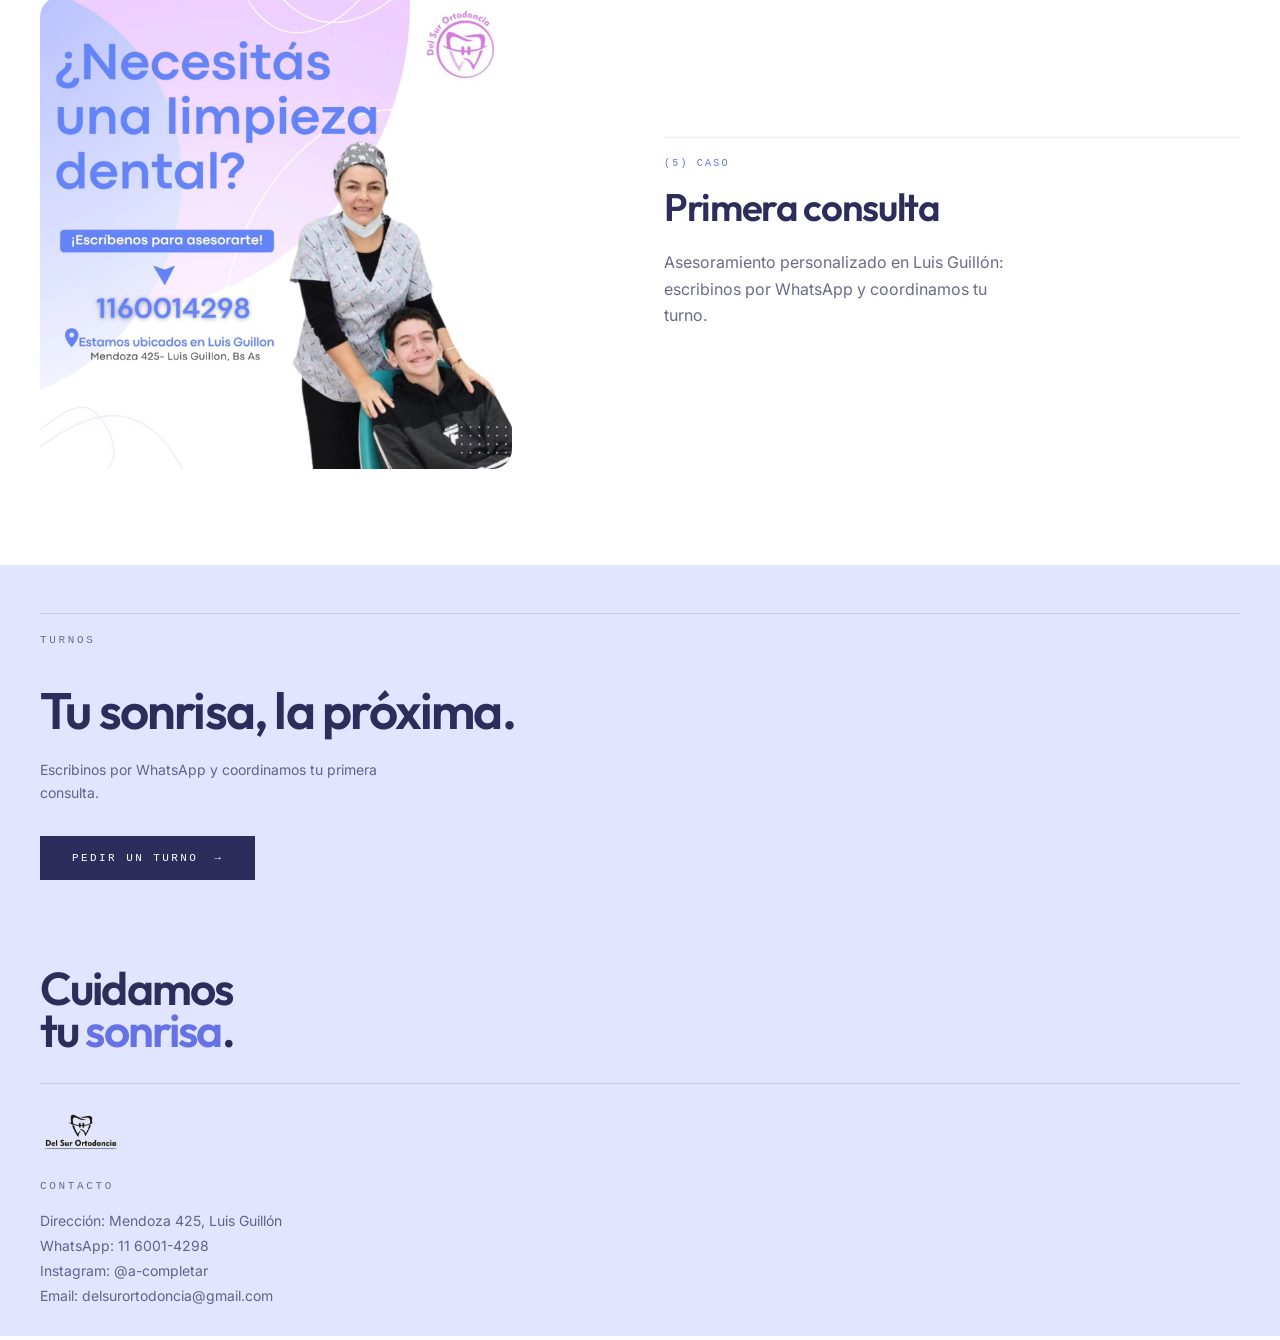
<file: referencias.html>
<!doctype html>
<html lang="es">

<head>
  <meta charset="utf-8" />
  <meta name="viewport" content="width=device-width, initial-scale=1" />
  <title>Referencias Del Sur Ortodoncia</title>
  <meta name="description" content="Pacientes de Del Sur Ortodoncia en Luis Guillón. Referencias del consultorio." />
  <meta name="author" content="Del Sur Ortodoncia" />
  <meta property="og:type" content="website" />
  <meta property="og:title" content="Referencias Del Sur Ortodoncia" />
  <meta property="og:description"
    content="Pacientes de Del Sur Ortodoncia en Luis Guillón. Referencias del consultorio." />
  <meta name="twitter:card" content="summary_large_image" />
  <link rel="icon" href="favicon.png" />
  <link rel="preconnect" href="https://fonts.googleapis.com" />
  <link rel="preconnect" href="https://fonts.gstatic.com" crossorigin />
  <link rel="stylesheet"
    href="https://fonts.googleapis.com/css2?family=Outfit:wght@400;500;600;700&family=Inter:wght@400;500&display=swap" />
  <link rel="stylesheet" href="css/base.css?v=17" />
  <link rel="stylesheet" href="css/utils.css?v=1" />
  <link rel="stylesheet" href="css/efectos.css?v=1" />
</head>

<body class="pagina-referencias">
  <div class="cortina" aria-hidden="true"></div>
  <header class="cabecera">
    <div class="contenedor">
      <a class="marca" href="index.html" aria-label="Inicio">
        <img src="logo.png" alt="Del Sur Ortodoncia"
          style="max-height: 48px; width: auto; max-width: 100%; object-fit: contain; mix-blend-mode: difference;">
      </a>
      <div class="cabecera-derecha">
        <span data-magnetic="0.35">
          <button type="button" class="boton-menu" data-menu-btn aria-expanded="false" aria-label="Abrir menú">
            <span data-menu-label>Menú</span>
            <span class="icono-menu" aria-hidden="true"><span></span><span></span></span>
          </button>
        </span>
      </div>
    </div>
  </header>

  <div class="menu">
    <div class="contenedor">
      <nav class="menu-lista">
        <span class="menu-fila"><a class="menu-enlace" href="index.html"><span class="menu-numero">1</span><span
              class="menu-texto titulo-grande">Inicio</span></a></span>
        <span class="menu-fila"><a class="menu-enlace" href="prepagas.html"><span class="menu-numero">2</span><span
              class="menu-texto titulo-grande">Prepagas</span></a></span>
        <span class="menu-fila"><a class="menu-enlace activo" href="referencias.html"><span
              class="menu-numero">3</span><span class="menu-texto titulo-grande">Referencias</span></a></span>
      </nav>
      <div class="menu-info">
        <p class="fuente-texto parrafo-chico opacidad-60" style="max-width:20rem">Del Sur Ortodoncia, atención
          odontológica con seguimiento del caso.</p>
        <p class="texto-mono-10 mayusculas opacidad-60" style="line-height:2">Dirección: Mendoza 425, Luis
          Guillón</p>
      </div>
    </div>
  </div>

  <main>
    <section class="fondo-celeste relleno-abajo-10 relleno-arriba-20 med-ra-24">
      <div class="contenedor">
        <h1 class="titulo-grande mayusculas" data-split data-delay="0.1" data-trigger="load"><span
            class="linea-mascara"><span data-line-inner>Nuestros</span></span><span class="linea-mascara"><span
              data-line-inner>pacientes.</span></span></h1>
        <div class="margen-arriba-10" data-reveal data-y="30" data-delay="0.3" style="max-width:46ch">
          <p class="fuente-texto parrafo opacidad-70">Ellos ya pasaron por Del Sur Ortodoncia. Si querés ser la próxima
            sonrisa, escribinos por WhatsApp.</p>
        </div>
      </div>
    </section>


    <section class="fondo-claro relleno-vert-10 med-rv-12">
      <div class="contenedor">
        <div class="cabecera-seccion"><span class="etiqueta">Casos</span><span class="derecha etiqueta">5</span></div>
        <div class="lista-referencias margen-arriba-10">
          <article class="ref-fila" data-reveal>
            <figure class="ref-foto"><img src="referencias/referencia%209.png" alt="Paciente feliz en Del Sur Ortodoncia" loading="lazy"></figure>
            <div class="ref-texto">
              <h3 class="fuente-titulo texto-xl">Pacientes felices</h3>
              <p class="margen-arriba-4 fuente-texto parrafo-chico opacidad-70">Sonrisas reales de quienes ya pasaron por el consultorio, con controles y seguimiento cercano en cada etapa.</p>
            </div>
          </article>
          <article class="ref-fila" data-reveal>
            <figure class="ref-foto"><img src="referencias/referencia8.jpg" alt="Antes y después de ortodoncia" loading="lazy"></figure>
            <div class="ref-texto">
              <h3 class="fuente-titulo texto-xl">Antes y después</h3>
              <p class="margen-arriba-4 fuente-texto parrafo-chico opacidad-70">Corrección de la posición dentaria con ortodoncia y controles periódicos: el cambio se ve y se mantiene.</p>
            </div>
          </article>
          <article class="ref-fila" data-reveal>
            <figure class="ref-foto"><img src="referencias/referencia7.jpg" alt="Control y prevención dental" loading="lazy"></figure>
            <div class="ref-texto">
              <h3 class="fuente-titulo texto-xl">Control y prevención</h3>
              <p class="margen-arriba-4 fuente-texto parrafo-chico opacidad-70">Una boca sana arranca con prevención: higiene profesional y controles cada seis meses.</p>
            </div>
          </article>
          <article class="ref-fila" data-reveal>
            <figure class="ref-foto"><img src="referencias/referencia6.png" alt="Promoción de limpieza dental" loading="lazy"></figure>
            <div class="ref-texto">
              <h3 class="fuente-titulo texto-xl">Limpieza dental</h3>
              <p class="margen-arriba-4 fuente-texto parrafo-chico opacidad-70">Mantené piezas y encías sanas con higiene profesional. Consultanos por las promos vigentes.</p>
            </div>
          </article>
          <article class="ref-fila" data-reveal>
            <figure class="ref-foto"><img src="referencias/referencia1.jpg" alt="Primera consulta en Del Sur Ortodoncia" loading="lazy"></figure>
            <div class="ref-texto">
              <h3 class="fuente-titulo texto-xl">Primera consulta</h3>
              <p class="margen-arriba-4 fuente-texto parrafo-chico opacidad-70">Asesoramiento personalizado en Luis Guillón: escribinos por WhatsApp y coordinamos tu turno.</p>
            </div>
          </article>
        </div>
      </div>
    </section>

    <section class="fondo-celeste relleno-vert-10 med-rv-12">
      <div class="contenedor">
        <div class="cabecera-seccion"><span class="etiqueta">Turnos</span></div>
        <div class="margen-arriba-10" data-reveal data-y="30">
          <h2 class="titulo-mediano" style="max-width:16ch">Tu sonrisa, la próxima.</h2>
          <p class="margen-arriba-6 fuente-texto parrafo-chico opacidad-70" style="max-width:38ch">Escribinos por
            WhatsApp y coordinamos tu primera consulta.</p>
          <div class="margen-arriba-8"><span data-magnetic="0.25"><a class="boton boton-solido"
                href="https://wa.me/5491160014298?text=%C2%A1Hola%21%20Quiero%20pedir%20un%20turno%20en%20Del%20Sur%20Ortodoncia."
                target="_blank" rel="noopener noreferrer"><span class="relativo">Pedir un turno</span><span
                  class="flecha">→</span></a></span></div>
        </div>
      </div>
    </section>
  </main>
  <footer class="fondo-celeste">
    <div class="contenedor relleno-vert-8 med-rv-10">
      <div>
        <h2 class="titulo-grande" style="max-width:12ch">Cuidamos tu <span class="texto-verde">sonrisa</span>.
        </h2>
      </div>
      <div class="margen-arriba-20 flexible columna espacio-3 borde-arriba relleno-arriba-6 peq-fila peq-ac peq-je">
        <img src="logo.png" alt="Del Sur Ortodoncia"
          style="max-height: 48px; width: auto; max-width: 100%; object-fit: contain; mix-blend-mode: difference;">
      </div>
      <div class="grilla espacio-10 margen-arriba-10 med-columnas-3" style="max-width:54rem">
        <div>
          <p class="etiqueta">Contacto</p>
          <ul class="margen-arriba-5 separacion-y-2 fuente-texto texto-chico opacidad-70">
            <li>Dirección: Mendoza 425, Luis Guillón</li>
            <li>WhatsApp: <a href="https://wa.me/5491160014298" target="_blank" rel="noopener noreferrer">11
                6001-4298</a></li>
            <li>Instagram: <a href="https://instagram.com/a-completar" target="_blank"
                rel="noopener noreferrer">@a-completar</a></li>
            <li>Email: delsurortodoncia@gmail.com</li>
          </ul>
        </div>
      </div>
    </div>
  </footer>
  <script src="js/site.js?v=3" defer></script>
  <script src="js/efectos.js?v=3" defer></script>
</body>

</html>
</file>
<file: css/base.css>
:root {
  --ink: oklch(0.32 0.07 185);
  --ink-soft: oklch(0.43 0.06 185);
  --bone: oklch(1 0 0);
  --bone-deep: oklch(0.955 0.02 180);
  --stone: oklch(0.55 0.045 185);
  --mint: oklch(0.6 0.12 185);
  --clay: oklch(0.66 0.1 185);
  --sky: oklch(0.965 0.025 180);
  --sky-deep: oklch(0.915 0.05 182);
  --line: oklch(0.32 0.07 185 / 0.14);
  --line-invert: oklch(0.32 0.07 185 / 0.1);
  --background: var(--bone);
  --foreground: var(--ink);

  --font-display: "Outfit", ui-sans-serif, system-ui, sans-serif;
  --font-sans: "Inter", ui-sans-serif, system-ui, sans-serif;
  --font-mono: ui-monospace, monospace;
  --ease-out-expo: cubic-bezier(0.16, 1, 0.3, 1);
}

.pagina-inicio {
  --ink: oklch(0.32 0.08 300);
  --ink-soft: oklch(0.43 0.07 300);
  --bone-deep: oklch(0.955 0.02 305);
  --stone: oklch(0.55 0.06 300);
  --mint: oklch(0.65 0.18 350);
  --clay: oklch(0.7 0.12 330);
  --sky: oklch(0.94 0.045 305);
  --sky-deep: oklch(0.88 0.07 305);
  --line: oklch(0.32 0.08 300 / 0.14);
  --line-invert: oklch(0.32 0.08 300 / 0.1);
  --background: var(--bone);
  --foreground: var(--ink);
}

.pagina-prepagas {
  --ink: oklch(0.32 0.08 300);
  --ink-soft: oklch(0.43 0.07 300);
  --bone-deep: oklch(0.955 0.02 305);
  --stone: oklch(0.55 0.06 300);
  --mint: oklch(0.65 0.18 350);
  --clay: oklch(0.7 0.12 330);
  --sky: oklch(0.94 0.045 305);
  --sky-deep: oklch(0.88 0.07 305);
  --line: oklch(0.32 0.08 300 / 0.14);
  --line-invert: oklch(0.32 0.08 300 / 0.1);
  --background: var(--bone);
  --foreground: var(--ink);
}

.pagina-inicio .velo {
  background: oklch(0.4 0.08 310);
}

.pagina-prepagas .velo {
  background: oklch(0.4 0.08 310);
}

.pagina-referencias {
  --ink: oklch(0.32 0.08 280);
  --ink-soft: oklch(0.43 0.07 280);
  --bone-deep: oklch(0.955 0.02 280);
  --stone: oklch(0.55 0.06 280);
  --mint: oklch(0.60 0.17 275);
  --clay: oklch(0.68 0.12 300);
  --sky: oklch(0.93 0.05 280);
  --sky-deep: oklch(0.86 0.08 278);
  --line: oklch(0.32 0.08 280 / 0.14);
  --line-invert: oklch(0.32 0.08 280 / 0.1);
  --background: var(--bone);
  --foreground: var(--ink);
}

.pagina-referencias .velo {
  background: oklch(0.4 0.09 280);
}

.vitrina {
  max-width: 52rem;
  margin-inline: auto;
}

.pestanas {
  display: flex;
  align-items: center;
  gap: 0.5rem;
  flex-wrap: wrap;
}

.pestana {
  display: inline-flex;
  align-items: baseline;
  gap: 0.6rem;
  border: 1px solid var(--line);
  border-radius: 999px;
  background: transparent;
  color: inherit;
  padding: 0.7rem 1.2rem;
  font-family: var(--font-mono);
  font-size: 11px;
  text-transform: uppercase;
  letter-spacing: 0.18em;
  transition:
    background-color 0.4s var(--ease-out-expo),
    color 0.4s var(--ease-out-expo);
}

.pestana-num {
  font-size: 10px;
  opacity: 0.55;
}

.pestana.activa {
  background: var(--ink);
  border-color: var(--ink);
  color: var(--bone);
}

.vitrina-cuenta {
  margin-left: auto;
  font-family: var(--font-mono);
  font-size: 10px;
  letter-spacing: 0.22em;
  opacity: 0.55;
}

.marco-vitrina {
  display: grid;
  margin-top: 1.25rem;
  border: 1px solid var(--line);
  border-radius: 1.25rem;
  overflow: hidden;
  background: var(--bone);
}

.foto-vitrina {
  grid-area: 1 / 1;
  margin: 0;
  opacity: 0;
  visibility: hidden;
  transform: scale(0.985);
  transition:
    opacity 0.55s var(--ease-out-expo),
    transform 0.55s var(--ease-out-expo),
    visibility 0s linear 0.55s;
}

.foto-vitrina.activa {
  opacity: 1;
  visibility: visible;
  transform: none;
  transition:
    opacity 0.55s var(--ease-out-expo),
    transform 0.55s var(--ease-out-expo);
}

.foto-vitrina img {
  display: block;
  width: 100%;
  height: auto;
}

.mapa {
  width: 100%;
  aspect-ratio: 16 / 10;
  border: 1px solid var(--line);
  border-radius: 1.25rem;
  filter: saturate(0.75);
}

*,
*::before,
*::after {
  box-sizing: border-box;
  border: 0 solid var(--line);
}

html {
  -webkit-font-smoothing: antialiased;
  text-rendering: optimizeLegibility;
}

body {
  margin: 0;
  background-color: var(--background);
  color: var(--foreground);
  font-family: var(--font-sans);
  overflow-x: hidden;
}

img {
  display: block;
  max-width: 100%;
}

a {
  color: inherit;
  text-decoration: none;
}

button {
  font: inherit;
  color: inherit;
  background: none;
  cursor: pointer;
}

ul {
  list-style: none;
  margin: 0;
  padding: 0;
}

p,
h1,
h2,
h3,
dl,
dd {
  margin: 0;
}

::selection {
  background: var(--sky-deep);
  color: var(--ink);
}

h1,
h2,
h3 {
  font-family: var(--font-display);
  font-weight: 600;
  letter-spacing: -0.035em;
  line-height: 0.92;
  text-wrap: balance;
}


.fondo-celeste {
  background-color: var(--sky);
  color: var(--ink);
}

.fondo-claro {
  background-color: var(--bone);
  color: var(--ink);
}

.contenedor {
  width: 100%;
  margin-inline: auto;
  max-width: 100rem;
  padding-inline: 1.25rem;
}

@media (width >=48rem) {
  .contenedor {
    padding-inline: 2.5rem;
  }
}

@media (width >=90rem) {
  .contenedor {
    padding-inline: 4rem;
  }
}

.etiqueta {
  font-family: var(--font-mono);
  font-size: 0.6875rem;
  text-transform: uppercase;
  letter-spacing: 0.24em;
  color: var(--stone);
}

.titulo-xl {
  font-family: var(--font-display);
  font-weight: 600;
  letter-spacing: -0.045em;
  line-height: 0.86;
  font-size: clamp(3rem, 12.5vw, 15rem);
}

.titulo-grande {
  font-family: var(--font-display);
  font-weight: 600;
  letter-spacing: -0.04em;
  line-height: 0.9;
  font-size: clamp(2.5rem, 7.5vw, 7rem);
}

.titulo-mediano {
  font-family: var(--font-display);
  font-weight: 600;
  letter-spacing: -0.035em;
  line-height: 0.95;
  font-size: clamp(1.875rem, 4vw, 3.5rem);
}

.linea-mascara {
  display: block;
  overflow: hidden;
}

.mayusculas {
  text-transform: uppercase;
}

.texto-verde {
  color: var(--mint);
}

.texto-arcilla {
  color: var(--clay);
}

.texto-gris {
  color: var(--stone);
}

.fuente-titulo {
  font-family: var(--font-display);
  letter-spacing: -0.03em;
}

.fuente-texto {
  font-family: var(--font-sans);
}

.fuente-mono {
  font-family: var(--font-mono);
}

.texto-mono-10 {
  font-family: var(--font-mono);
  font-size: 10px;
  letter-spacing: 0.22em;
}

.texto-mono-11 {
  font-family: var(--font-mono);
  font-size: 11px;
  letter-spacing: 0.2em;
}

.mayusculas {
  text-transform: uppercase;
}

.parrafo {
  font-size: 1rem;
  line-height: 1.65;
}

.parrafo-chico {
  font-size: 0.875rem;
  line-height: 1.65;
}

.borde-arriba {
  border-top-width: 1px;
}

.borde-abajo {
  border-bottom-width: 1px;
}

.borde-vertical {
  border-top-width: 1px;
  border-bottom-width: 1px;
}

.borde-actual {
  border-color: currentColor;
}

.borde-suave {
  border-color: color-mix(in oklab, currentColor 15%, transparent);
}


[data-reveal] {
  opacity: 0;
  transform: translateY(var(--reveal-y, 28px));
  transition:
    opacity 1s var(--ease-out-expo),
    transform 1s var(--ease-out-expo);
  transition-delay: var(--reveal-delay, 0s);
}

[data-reveal].animado {
  opacity: 1;
  transform: translateY(0);
}

[data-line-inner] {
  display: block;
  transform: translateY(105%);
  opacity: 0;
  will-change: transform;
  transition:
    transform 1.15s var(--ease-out-expo),
    opacity 1.15s var(--ease-out-expo);
  transition-delay: var(--line-delay, 0s);
}

[data-line-inner].animado {
  transform: translateY(0);
  opacity: 1;
}

[data-parallax] {
  position: relative;
  overflow: hidden;
  clip-path: inset(14% 0% 14% 0%);
  transition: clip-path 1.4s var(--ease-out-expo);
}

[data-parallax].animado {
  clip-path: inset(0% 0% 0% 0%);
}

[data-parallax] img {
  height: 100%;
  width: 100%;
  object-fit: cover;
  transform: scale(1.12);
  will-change: transform;
}

[data-magnetic] {
  display: inline-block;
  will-change: transform;
}

@keyframes cc-marquee {
  from {
    transform: translate3d(0, 0, 0);
  }

  to {
    transform: translate3d(-50%, 0, 0);
  }
}


.cabecera {
  position: fixed;
  inset-inline: 0;
  top: 0;
  z-index: 160;
  mix-blend-mode: difference;
  color: #fff;
}

.cabecera .contenedor {
  display: flex;
  height: 5rem;
  align-items: center;
  justify-content: space-between;
  color: #fff;
}

.marca {
  display: flex;
  align-items: baseline;
  gap: 0.75rem;
}

.marca-logo {
  font-family: var(--font-display);
  font-size: 1.65rem;
  font-weight: 600;
  letter-spacing: -0.05em;
}

.marca-subtexto {
  display: none;
  font-family: var(--font-mono);
  font-size: 10px;
  text-transform: uppercase;
  letter-spacing: 0.28em;
  opacity: 0.6;
}

@media (width >=40rem) {
  .marca-subtexto {
    display: block;
  }
}

.cabecera-derecha {
  display: flex;
  align-items: center;
  gap: 2rem;
}

.pagina-actual {
  display: none;
  font-family: var(--font-mono);
  font-size: 10px;
  text-transform: uppercase;
  letter-spacing: 0.28em;
  opacity: 0.6;
}

@media (width >=48rem) {
  .pagina-actual {
    display: block;
  }
}

.boton-menu {
  display: flex;
  height: 2.75rem;
  align-items: center;
  gap: 0.75rem;
  padding-inline: 0.25rem;
  font-family: var(--font-mono);
  font-size: 11px;
  text-transform: uppercase;
  letter-spacing: 0.22em;
}

.icono-menu {
  position: relative;
  display: block;
  height: 0.75rem;
  width: 1.75rem;
}

.icono-menu span {
  position: absolute;
  left: 0;
  display: block;
  height: 1px;
  width: 100%;
  background: currentColor;
  transition: transform 0.5s var(--ease-out-expo);
}

.icono-menu span:nth-child(1) {
  top: 0;
}

.icono-menu span:nth-child(2) {
  top: 0.75rem;
}

.abierto .icono-menu span:nth-child(1) {
  top: 0.375rem;
  transform: rotate(45deg);
}

.abierto .icono-menu span:nth-child(2) {
  top: 0.375rem;
  transform: rotate(-45deg);
}

.menu {
  position: fixed;
  inset: 0;
  z-index: 155;
  display: none;
  background: transparent;
  pointer-events: none;
}

.menu.visible {
  display: block;
  pointer-events: auto;
}

.menu::before {
  content: "";
  position: absolute;
  inset: 0;
  background: color-mix(in oklab, var(--ink) 28%, transparent);
  backdrop-filter: blur(10px);
  -webkit-backdrop-filter: blur(10px);
  opacity: 0;
  transition: opacity 0.45s ease;
}

.menu.abierto::before {
  opacity: 1;
}

.menu>.contenedor {
  position: relative;
  display: flex;
  height: auto;
  max-height: 78vh;
  overflow: auto;
  flex-direction: column;
  justify-content: flex-start;
  background: var(--bone);
  color: var(--ink);
  border-bottom: 1px solid var(--line);
  border-bottom-left-radius: 1.25rem;
  border-bottom-right-radius: 1.25rem;
  box-shadow: 0 30px 60px -30px color-mix(in oklab, var(--ink) 25%, transparent);
  padding-top: 5.25rem;
  padding-bottom: 1.5rem;
  transform: translateY(-102%);
  transition: transform 0.6s cubic-bezier(0.87, 0, 0.13, 1);
}

.menu.abierto>.contenedor {
  transform: translateY(0);
}

.menu-lista {
  display: flex;
  flex-direction: column;
  border-bottom-width: 1px;
}

.menu-fila {
  display: block;
  overflow: hidden;
}

.menu-fila:not(:last-child) {
  border-bottom-width: 1px;
}

.menu-enlace {
  display: flex;
  align-items: baseline;
  gap: 1.25rem;
  padding-block: 0.6rem;
  transform: translateY(40%);
  opacity: 0;
  transition:
    transform 0.6s var(--ease-out-expo),
    opacity 0.6s var(--ease-out-expo);
  transition-delay: var(--nav-delay, 0s);
}

@media (width >=48rem) {
  .menu>.contenedor {
    display: grid;
    grid-template-columns: 1.1fr 0.9fr;
    gap: 1rem 3rem;
    align-items: stretch;
    max-height: min(68vh, 30rem);
    padding-top: 6rem;
    padding-bottom: 2rem;
  }

  .menu-enlace {
    gap: 1.5rem;
    padding-block: 0.65rem;
  }
}

.menu.abierto .menu-enlace {
  transform: translateY(0);
  opacity: 1;
}

.menu-numero {
  font-family: var(--font-mono);
  font-size: 10px;
  letter-spacing: 0.22em;
  color: var(--mint);
}

.menu-lista .menu-texto {
  font-size: clamp(1.5rem, 3vw, 2.25rem);
  line-height: 1;
  opacity: 0.55;
  transition:
    opacity 0.5s var(--ease-out-expo),
    transform 0.5s var(--ease-out-expo);
}

.menu-enlace:hover .menu-texto {
  opacity: 1;
  transform: translateX(0.5rem);
}

.menu-enlace.activo .menu-texto {
  opacity: 1;
}

.menu-aqui {
  display: none;
  margin-left: auto;
  font-family: var(--font-mono);
  font-size: 10px;
  text-transform: uppercase;
  letter-spacing: 0.22em;
  color: var(--mint);
}

@media (width >=48rem) {
  .menu-aqui {
    display: block;
  }
}

.menu-info {
  display: grid;
  gap: 1rem;
  border-top-width: 0;
  margin-top: 0.75rem;
  padding-top: 0.75rem;
  opacity: 0;
  transition: opacity 0.5s linear 0.35s;
}

.menu.abierto .menu-info {
  opacity: 1;
}

@media (width >=48rem) {
  .menu-info {
    grid-template-columns: 1fr;
    align-content: center;
    border-top-width: 0;
    border-left-width: 1px;
    margin-top: 0;
    padding-top: 0;
    padding-left: 2rem;
  }
}


.boton {
  position: relative;
  display: inline-flex;
  align-items: center;
  gap: 1rem;
  overflow: hidden;
  padding: 1rem 2rem;
  font-family: var(--font-mono);
  font-size: 11px;
  text-transform: uppercase;
  letter-spacing: 0.22em;
}

.boton .flecha {
  position: relative;
  transition: transform 0.5s var(--ease-out-expo);
}

.boton:hover .flecha {
  transform: translateX(0.375rem);
}

.boton-solido {
  background: var(--ink);
  color: var(--bone);
}

.boton-borde {
  border-width: 1px;
  color: var(--ink);
  transition: background-color 0.4s var(--ease-out-expo);
}

.boton-borde:hover {
  background: var(--sky);
}

.boton-icono {
  display: inline-flex;
  align-items: center;
  justify-content: center;
  gap: 0.75rem;
  padding: 0.75rem;
  min-width: 68px;
  min-height: 68px;
  box-sizing: border-box;
  color: var(--ink);
  background: color-mix(in oklab, var(--sky) 65%, var(--bone));
  border-radius: 1.1rem;
  transition:
    transform 0.45s var(--ease-out-expo),
    background-color 0.45s var(--ease-out-expo);
}

.boton-icono:hover {
  transform: translateY(-3px);
  background: color-mix(in oklab, var(--sky) 40%, var(--bone));
}

.boton-icono .tipeo:empty {
  display: none;
}


.boton-icono-claro {
  color: var(--mint);
}

.icono-wa {
  display: inline-flex;
  align-items: center;
  justify-content: center;
  flex: none;
  width: 32px;
  height: 32px;
  margin: 0;
  padding-left: 2px;
  box-sizing: border-box;
  overflow: visible;
  color: inherit;
}

.icono-wa svg {
  display: block;
  width: 28px;
  height: 28px;
  max-width: none;
}

.icono-wa path {
  fill: currentColor;
}

.boton-icono img {
  display: block;
  width: 28px;
  height: 28px;
  margin: 0;
  margin-left: 2px;
  object-fit: contain;
}

.icono-ig {
  display: inline-flex;
  align-items: center;
  justify-content: center;
  flex: none;
  width: 32px;
  height: 32px;
  margin: 0;
  padding-left: 2px;
  box-sizing: border-box;
  overflow: visible;
  color: inherit;
}

.icono-ig svg {
  display: block;
  width: 28px;
  height: 28px;
  max-width: none;
  fill: none;
  stroke: currentColor;
  stroke-width: 2;
  stroke-linecap: round;
  stroke-linejoin: round;
}

.hero-redes {
  align-items: center;
}

@media (max-width: 47.99rem) {
  .hero-redes {
    width: 100%;
    justify-content: space-between;
    align-items: center;
    gap: 1rem;
    padding-inline: 20%;
  }

  .hero-redes .boton-icono {
    min-width: 64px;
    min-height: 64px;
  }

  .hero-redes .tipeo {
    display: none;
  }
}

.hero-foto {
  display: none;
}

@media (max-width: 47.99rem) {
  .hero-foto {
    display: block;
    margin-top: 1.25rem;
    -webkit-mask-image: linear-gradient(to bottom,
        #000 0%,
        #000 46%,
        rgba(0, 0, 0, 0.72) 64%,
        rgba(0, 0, 0, 0.38) 80%,
        rgba(0, 0, 0, 0) 100%);
    mask-image: linear-gradient(to bottom,
        #000 0%,
        #000 46%,
        rgba(0, 0, 0, 0.72) 64%,
        rgba(0, 0, 0, 0.38) 80%,
        rgba(0, 0, 0, 0) 100%);
  }

  .hero-foto img {
    display: block;
    width: 100%;
    height: auto;
  }

  .hero-foto + .hero-redes {
    position: relative;
    z-index: 2;
    margin-top: -5.25rem;
  }
}

.wa-flotante {
  position: fixed;
  right: 1.15rem;
  bottom: 1.15rem;
  z-index: 153;
  display: inline-flex;
  align-items: center;
  justify-content: center;
  width: 3.5rem;
  height: 3.5rem;
  box-sizing: border-box;
  border-radius: 999px;
  background: var(--ink);
  color: var(--bone);
  box-shadow: 0 16px 32px -14px color-mix(in oklab, var(--ink) 70%, transparent);
  transition:
    transform 0.45s var(--ease-out-expo),
    background-color 0.45s var(--ease-out-expo);
}

.wa-flotante:hover {
  transform: translateY(-4px) scale(1.04);
}

.wa-flotante .icono-wa {
  padding-left: 1px;
}

.wa-flotante svg {
  width: 30px;
  height: 30px;
}

@media (prefers-reduced-motion: reduce) {
  .wa-flotante:hover {
    transform: none;
  }
}

.botones-mobile {
  display: none;
}

@media (max-width: 47.99rem) {
  .botones-mobile {
    display: flex;
    flex-direction: column;
    gap: 0.75rem;
  }

  .boton-mobile {
    display: inline-flex;
    align-items: center;
    justify-content: center;
    padding: 1rem 1.5rem;
    border-radius: 999px;
    font-family: var(--font-mono);
    font-size: 11px;
    text-transform: uppercase;
    letter-spacing: 0.18em;
    text-align: center;
  }

  .boton-mobile-solido {
    background: var(--ink);
    color: var(--bone);
  }

  .boton-mobile-borde {
    border: 1px solid color-mix(in oklab, var(--ink) 35%, transparent);
    color: var(--ink);
  }
}

.boton-icono .tipeo {
  font-family: var(--font-mono);
  font-size: 11px;
  text-transform: uppercase;
  letter-spacing: 0.22em;
  white-space: nowrap;
}

.boton-icono .tipeo.con-cursor::after {
  content: "▍";
  margin-left: 1px;
}

.boton-icono .tipeo.escribiendo::after {
  animation: none;
  opacity: 1;
}

.boton-icono .tipeo.completo::after {
  animation: parpadeo 1s steps(1) infinite;
}

@keyframes parpadeo {
  50% {
    opacity: 0;
  }
}

.enlace-flecha {
  display: inline-flex;
  align-items: center;
  gap: 1rem;
  border-bottom-width: 1px;
  border-color: currentColor;
  padding-bottom: 0.5rem;
  font-family: var(--font-mono);
  font-size: 11px;
  text-transform: uppercase;
  letter-spacing: 0.22em;
}

.enlace-flecha .barra {
  display: inline-block;
  height: 1px;
  width: 2.5rem;
  background: currentColor;
  transition: width 0.5s var(--ease-out-expo);
}

.enlace-flecha:hover .barra {
  width: 4rem;
}


.grilla-coberturas {
  display: grid;
  grid-template-columns: repeat(2, minmax(0, 1fr));
  border-left-width: 1px;
  border-top-width: 1px;
}

@media (width >=40rem) {
  .grilla-coberturas {
    grid-template-columns: repeat(3, minmax(0, 1fr));
  }
}

@media (width >=64rem) {
  .grilla-coberturas {
    grid-template-columns: repeat(4, minmax(0, 1fr));
  }
}

.celda-cobertura {
  position: relative;
  display: grid;
  place-items: center;
  border-bottom-width: 1px;
  border-right-width: 1px;
  padding-inline: 1.5rem;
  height: 7rem;
  background: var(--bone);
  transition: background-color 0.5s var(--ease-out-expo);
}

.grilla-gde .celda-cobertura {
  height: 8rem;
}

a.celda-cobertura:hover {
  background: var(--sky);
}

.celda-cobertura img {
  width: auto;
  max-height: 3rem;
  max-width: 76%;
  object-fit: contain;
  transition: transform 0.5s var(--ease-out-expo);
}

.grilla-gde .celda-cobertura img {
  max-height: 3.5rem;
  max-width: 72%;
}

a.celda-cobertura:hover img {
  transform: translateY(-0.25rem);
}

.celda-cobertura .externo {
  position: absolute;
  bottom: 0.75rem;
  right: 1rem;
  opacity: 0;
  transition: opacity 0.3s linear;
}

a.celda-cobertura:hover .externo {
  opacity: 0.6;
}

.mas-coberturas {
  font-family: var(--font-display);
  letter-spacing: -0.03em;
  color: var(--stone);
  font-size: 1.25rem;
}

.grilla-gde .mas-coberturas {
  font-size: 1.5rem;
}

.tarjeta-osde {
  position: relative;
  display: flex;
  flex-direction: column;
  align-items: center;
  justify-content: center;
  gap: 1.5rem;
  height: 100%;
  min-height: 19rem;
  background: var(--bone);
  border: 1px solid var(--line);
  border-radius: 1.25rem;
  padding: clamp(2rem, 4vw, 3.5rem);
  text-align: center;
  transition:
    transform 0.5s var(--ease-out-expo),
    box-shadow 0.5s var(--ease-out-expo);
}

.tarjeta-osde:hover {
  transform: translateY(-0.25rem);
  box-shadow: 0 24px 50px -30px color-mix(in oklab, var(--ink) 35%, transparent);
}

.tarjeta-osde img {
  width: min(100%, 15rem);
  height: auto;
  max-height: 5rem;
  object-fit: contain;
}

.tarjeta-osde .leyenda {
  font-family: var(--font-mono);
  font-size: 10px;
  text-transform: uppercase;
  letter-spacing: 0.22em;
  opacity: 0.55;
}

.pagina-prepagas .tarjeta-osde img {
  width: min(100%, 11rem);
}

.pagina-prepagas .tarjeta-osde {
  min-height: 0;
  width: 100%;
  max-width: 28rem;
  margin-inline: auto;
  padding: 2rem clamp(1.5rem, 3vw, 2.5rem);
  gap: 1rem;
  justify-content: flex-start;
}

@media (width >=48rem) {
  .pagina-prepagas .seccion-cobertura .tarjeta-osde {
    margin-top: -2.5rem;
  }
}

.lista-osde {
  margin: 1.25rem 0 0;
  padding: 0;
  display: grid;
  gap: 0.5rem;
}

.lista-osde li {
  display: flex;
  gap: 0.6rem;
  align-items: baseline;
}

.lista-osde li::before {
  content: "+";
  font-family: var(--font-mono);
  color: var(--mint);
}

.pagina-inicio main>section:first-child {
  background: color-mix(in oklab, var(--sky) 65%, var(--sky-deep));
}

.pagina-inicio main>section:first-child .aurora {
  display: none !important;
}

.pagina-inicio main>section:first-child.heroe-oscuro {
  background: #0A1A2E;
  color: var(--bone);
  --foreground: var(--bone);
}

.heroe-oscuro {
  background: #0A1A2E;
  color: var(--bone);
  --foreground: var(--bone);
}

.heroe-oscuro .aurora {
  display: none;
}

.heroe-oscuro .boton-icono {
  color: var(--bone);
}

.heroe-oscuro .boton-icono-claro {
  color: var(--mint);
}

.heroe-oscuro .icono-wa path {
  fill: var(--bone);
}

.heroe-oscuro .boton-mobile-solido {
  background: var(--bone);
  color: var(--ink);
}

.heroe-oscuro .boton-mobile-borde {
  border-color: color-mix(in oklab, var(--bone) 40%, transparent);
  color: var(--bone);
}

.mapa-dibujo {
  position: relative;
  display: block;
  border: 1px solid var(--line);
  border-radius: 1.25rem;
  overflow: hidden;
  background: #ECE4F7;
  aspect-ratio: 16 / 10;
  transition: transform 0.5s var(--ease-out-expo), box-shadow 0.5s var(--ease-out-expo);
}

.mapa-dibujo:hover {
  transform: translateY(-0.25rem);
  box-shadow: 0 24px 50px -30px color-mix(in oklab, var(--ink) 35%, transparent);
}

.mapa-dibujo svg {
  display: block;
  width: 100%;
  height: 100%;
}

.mapa-chip {
  position: absolute;
  left: 1rem;
  bottom: 1rem;
  display: inline-flex;
  align-items: center;
  gap: 0.6rem;
  font-family: var(--font-mono);
  font-size: 10px;
  text-transform: uppercase;
  letter-spacing: 0.18em;
  color: var(--ink);
  background: var(--bone);
  border: 1px solid var(--line);
  border-radius: 999px;
  padding: 0.55rem 1rem;
}

.mapa-chip-dir {
  position: absolute;
  left: 1rem;
  top: 1rem;
  font-family: var(--font-mono);
  font-size: 10px;
  text-transform: uppercase;
  letter-spacing: 0.18em;
  color: var(--ink);
  background: color-mix(in oklab, var(--bone) 88%, transparent);
  backdrop-filter: blur(6px);
  border: 1px solid var(--line);
  border-radius: 999px;
  padding: 0.55rem 1rem;
}

@media (width >=48rem) {
  #como-llegar .med-cs-8 {
    display: flex;
    justify-content: center;
    align-items: center;
  }

  #como-llegar .mapa-dibujo {
    width: min(100%, 26rem);
    margin-left: 1.5rem;
    margin-top: -50px;
  }
}

@keyframes mapa-pulso {
  0% {
    transform: scale(0.6);
    opacity: 0.7;
  }

  100% {
    transform: scale(2.2);
    opacity: 0;
  }
}

.grilla-tarjetas .tarjeta-paso {
  padding: 1.75rem;
}

@media (max-width: 47.99rem) {
  .pagina-inicio .seccion-osde {
    text-align: center;
  }

  .pagina-inicio .seccion-osde h2 {
    margin-inline: auto;
  }

  .pagina-inicio .seccion-osde .lista-osde {
    display: none;
  }

  .pagina-inicio .seccion-osde .tarjeta-osde {
    max-width: 24rem;
    margin-inline: auto;
    min-height: 0;
  }

  .pagina-inicio .seccion-osde .solo-pc {
    display: none;
  }

  .pagina-prepagas .seccion-cobertura {
    text-align: center;
  }

  .pagina-prepagas .seccion-cobertura h2 {
    margin-inline: auto;
  }

  .pagina-prepagas .seccion-cobertura .tarjeta-osde {
    max-width: 24rem;
    margin-inline: auto;
    min-height: 0;
  }

  .pagina-prepagas .grilla-tarjetas .tarjeta-paso {
    padding: 1rem;
  }

  .pagina-prepagas .grilla-tarjetas .tarjeta-paso .texto-5xl {
    display: none;
  }

  .pagina-prepagas .grilla-tarjetas .tarjeta-paso h2 {
    margin-top: 0;
  }
}


.fila-indice {
  display: grid;
  grid-template-columns: repeat(12, minmax(0, 1fr));
  align-items: baseline;
  gap: 1rem;
  border-bottom-width: 1px;
  padding-block: 1.5rem;
  transition: color 0.5s var(--ease-out-expo);
}

.fila-indice:hover {
  color: var(--clay);
}

.fila-indice .nombre-indice {
  transition: transform 0.5s var(--ease-out-expo);
}

.fila-indice:hover .nombre-indice {
  transform: translateX(0.75rem);
}

.grilla-tarjetas {
  display: grid;
  gap: 1px;
  background: var(--line);
}

.tarjeta {
  background: var(--bone);
  transition:
    background-color 0.5s var(--ease-out-expo),
    color 0.5s var(--ease-out-expo);
}

.tarjeta-hover:hover {
  background: var(--ink);
  color: var(--bone);
}

.cabecera-seccion {
  display: flex;
  align-items: center;
  gap: 1.5rem;
  border-top-width: 1px;
  border-color: color-mix(in oklab, currentColor 15%, transparent);
  padding-top: 1.25rem;
}

.cabecera-seccion .derecha {
  margin-left: auto;
}

.divisor>*+* {
  border-top-width: 1px;
}


.cortina {
  position: fixed;
  inset: 0;
  z-index: 150;
  display: none;
  background: var(--sky-deep);
  clip-path: inset(100% 0% 0% 0%);
}

.cortina.activo {
  display: block;
}

@media (prefers-reduced-motion: reduce) {

  *,
  *::before,
  *::after {
    transition-duration: 0.01ms !important;
    animation-duration: 0.01ms !important;
  }

  [data-reveal],
  [data-line-inner] {
    opacity: 1;
    transform: none;
  }

  [data-parallax] {
    clip-path: inset(0% 0% 0% 0%);
  }
}


.tarjeta-equipo {
  position: relative;
  display: flex;
  flex-direction: column;
  justify-content: space-between;
  min-height: 26rem;
  padding: 2rem;
  background: var(--sky);
  overflow: hidden;
  transition: background-color 0.5s var(--ease-out-expo);
}

.tarjeta-equipo:hover {
  background: var(--bone);
}

.eq-arr {
  display: flex;
  align-items: baseline;
  justify-content: space-between;
  gap: 1rem;
}

.eq-num {
  font-family: var(--font-display);
  font-weight: 600;
  font-size: clamp(6rem, 12vw, 10rem);
  line-height: 0.9;
  letter-spacing: -0.06em;
  color: var(--mint);
  margin-top: 3rem;
  user-select: none;
}

.eq-pie {
  display: flex;
  flex-wrap: wrap;
  gap: 0.5rem 1.5rem;
  margin-top: 2.5rem;
  padding-top: 1.25rem;
  border-top: 1px solid var(--line);
  font-family: var(--font-mono);
  font-size: 10px;
  text-transform: uppercase;
  letter-spacing: 0.22em;
  opacity: 0.55;
}

.progreso-lectura {
  position: fixed;
  top: 0;
  left: 0;
  height: 2px;
  width: 100%;
  transform: scaleX(0);
  transform-origin: 0 50%;
  background: var(--mint);
  z-index: 200;
  will-change: transform;
}

.cta-flotante {
  position: fixed;
  z-index: 170;
  left: 1rem;
  right: 1rem;
  bottom: 1rem;
  display: flex;
  align-items: center;
  justify-content: center;
  gap: 0.75rem;
  padding: 0.9rem 1rem;
  background: var(--ink);
  color: var(--bone);
  font-family: var(--font-mono);
  font-size: 11px;
  letter-spacing: 0.22em;
  text-transform: uppercase;
  border-radius: 999px;
  box-shadow: 0 12px 30px -12px color-mix(in oklab, var(--ink) 55%, transparent);
  transform: translateY(160%);
  transition: transform 0.6s var(--ease-out-expo);
}

.cta-flotante.visible {
  transform: translateY(0);
}

@media (width >=48rem) {
  .cta-flotante {
    display: none;
  }
}

.tarjeta {
  position: relative;
}

.tarjeta::after {
  content: "";
  position: absolute;
  inset: 0;
  pointer-events: none;
  box-shadow: inset 0 0 0 1px transparent;
  transition: box-shadow 0.45s var(--ease-out-expo);
}

.tarjeta:hover::after,
.tarjeta.tocada::after {
  box-shadow: inset 0 0 0 1px color-mix(in oklab, var(--mint) 55%, transparent);
}

.tarjeta-cabeza {
  display: flex;
  align-items: baseline;
  justify-content: space-between;
  gap: 1rem;
}

.tarjeta-indice {
  font-family: var(--font-mono);
  font-size: 10px;
  letter-spacing: 0.22em;
  color: var(--mint);
}

.tarjeta-detalle {
  display: inline-flex;
  align-items: center;
  gap: 0.5rem;
  margin-top: 0.75rem;
  font-family: var(--font-mono);
  font-size: 10px;
  letter-spacing: 0.2em;
  text-transform: uppercase;
  color: var(--stone);
}

.caja-horarios {
  border: 1px solid var(--line);
  background: var(--bone);
  padding: 1.25rem;
}

.horarios-top {
  display: flex;
  align-items: center;
  justify-content: space-between;
  flex-wrap: wrap;
  gap: 0.5rem 1rem;
  padding-bottom: 0.75rem;
  border-bottom: 1px solid var(--line);
}

.chip-estado {
  display: inline-flex;
  align-items: center;
  gap: 0.5rem;
  padding: 0.35rem 0.7rem;
  border-radius: 999px;
  background: color-mix(in oklab, var(--mint) 12%, transparent);
  font-family: var(--font-mono);
  font-size: 10px;
  letter-spacing: 0.16em;
  text-transform: uppercase;
  color: var(--mint);
  white-space: normal;
  max-width: 100%;
  line-height: 1.4;
  text-align: right;
}

.chip-estado.cerrado {
  background: color-mix(in oklab, var(--stone) 14%, transparent);
  color: var(--ink-soft);
}

.chip-punto {
  width: 7px;
  height: 7px;
  border-radius: 999px;
  background: currentColor;
  animation: cc-latido 2.2s ease-in-out infinite;
}

@keyframes cc-latido {

  0%,
  100% {
    opacity: 1;
    transform: scale(1);
  }

  50% {
    opacity: 0.35;
    transform: scale(0.7);
  }
}

.lista-horarios {
  display: grid;
  gap: 0.15rem;
  margin-top: 0.75rem;
}

.lista-horarios li {
  display: grid;
  grid-template-columns: 5.5rem 1fr;
  gap: 0.5rem;
  padding: 0.35rem 0;
  font-family: var(--font-sans);
  font-size: 0.8125rem;
  color: color-mix(in oklab, currentColor 70%, transparent);
  border-bottom: 1px solid color-mix(in oklab, currentColor 8%, transparent);
}

.lista-horarios li:last-child {
  border-bottom: 0;
}

.lista-horarios li.hoy {
  color: var(--ink);
  font-weight: 500;
}

.lista-horarios li.hoy span:first-child::after {
  content: " •";
  color: var(--mint);
}

@media (width >=48rem) {
  .bloque-horarios {
    position: sticky;
    top: 7rem;
    align-self: start;
  }
}

.celda-cobertura img {
  filter: grayscale(1);
  opacity: 0.72;
  transition:
    filter 0.5s var(--ease-out-expo),
    opacity 0.5s var(--ease-out-expo),
    transform 0.5s var(--ease-out-expo);
}

a.celda-cobertura:hover img {
  filter: grayscale(0);
  opacity: 1;
}

@media (max-width: 47.99rem) {
  .grilla-coberturas {
    grid-template-columns: repeat(3, minmax(0, 1fr));
  }

  .celda-cobertura {
    height: 5.25rem;
    padding-inline: 0.75rem;
  }

  .celda-cobertura img {
    max-height: 2.25rem;
    filter: none;
    opacity: 1;
  }
}

.palabra-mascara {
  display: inline-block;
  overflow: hidden;
  vertical-align: bottom;
}

.palabra-mascara>span {
  display: inline-block;
  transform: translateY(110%);
  opacity: 0;
  transition:
    transform 1s var(--ease-out-expo),
    opacity 1s var(--ease-out-expo);
  transition-delay: var(--palabra-delay, 0s);
}

.animado>.palabra-mascara>span,
.palabra-mascara.animado>span {
  transform: translateY(0);
  opacity: 1;
}

.revelado {
  position: relative;
  overflow: hidden;
}

.revelado::after {
  content: "";
  position: absolute;
  inset: 0;
  background: var(--sky-deep);
  transform: scaleY(1);
  transform-origin: 50% 100%;
  transition: transform 1.1s var(--ease-out-expo);
}

.revelado.animado::after {
  transform: scaleY(0);
}

@media (prefers-reduced-motion: reduce) {
  .palabra-mascara>span {
    transform: none;
    opacity: 1;
  }

  .revelado::after {
    display: none;
  }

  .progreso-lectura {
    display: none;
  }
}

.grilla-tarjetas {
  counter-reset: cc-tarjeta;
}

.grilla-tarjetas .tarjeta {
  counter-increment: cc-tarjeta;
}

.grilla-tarjetas .tarjeta>p:first-child::after {
  content: "(" counter(cc-tarjeta) ")";
  position: absolute;
  top: 1.5rem;
  right: 1.5rem;
  font-family: var(--font-mono);
  font-size: 10px;
  letter-spacing: 0.2em;
  color: var(--mint);
  opacity: 0.7;
}

html,
body {
  max-width: 100%;
  overflow-x: hidden;
}


@media (max-width: 47.99rem) {

  a.celda-cobertura img,
  .celda-cobertura img {
    filter: none;
    opacity: 1;
  }
}

.grupo-toggle {
  display: flex;
  align-items: center;
  justify-content: space-between;
  gap: 1rem;
  width: 100%;
  padding: 0;
  background: none;
  border: 0;
  color: inherit;
  text-align: left;
  font: inherit;
}

.acordeon-cabeza {
  display: flex;
  align-items: center;
  justify-content: space-between;
  gap: 1rem;
  width: 100%;
  padding: 0;
  background: none;
  border: 0;
  color: inherit;
  text-align: left;
  font: inherit;
}

.acordeon-signo {
  font-family: var(--font-mono);
  font-size: 1.3rem;
  line-height: 1;
  color: var(--mint);
  flex: none;
}

[data-acordeon-cuerpo] {
  display: none;
}

[data-acordeon].abierto [data-acordeon-cuerpo] {
  display: block;
}

.imagenes-especialidad {
  display: flex;
  align-items: center;
  justify-content: center;
  gap: 2rem;
  margin-top: 1rem;
}

.imagenes-especialidad img {
  display: block;
  height: 44px;
  width: auto;
  max-width: none;
}

#pedir-turno .grilla-tarjetas .tarjeta {
  display: flex;
  align-items: center;
  gap: 1rem;
}

.icono-especialidad {
  display: block;
  flex: none;
  width: 80px;
  height: 80px;
  margin: -16px;
  object-fit: contain;
  object-position: center;
  background: none;
  border-radius: 0;
  filter: none;
  box-shadow: none;
}

#pedir-turno .envoltura-especialidades .tarjeta:nth-last-child(-n+2):not(.abierto) .icono-especialidad {
  transform: scale(0.75);
}

#pedir-turno .envoltura-especialidades .tarjeta:nth-last-child(3):not(.abierto) .icono-especialidad {
  transform: scale(0.9);
}

.contenido-especialidad {
  flex: 1;
  min-width: 0;
}

#pedir-turno .extra-pc {
  display: none;
}

@media (width >=48rem) {
  .imagenes-especialidad img {
    height: 56px;
  }

  #pedir-turno .grilla-tarjetas .tarjeta {
    gap: 1.5rem;
  }

  #pedir-turno .icono-especialidad {
    width: 72px;
    height: 72px;
    margin: 0;
  }

  #pedir-turno .contenido-especialidad {
    flex: 1;
    min-width: 0;
  }
}

@media (width >=48rem) {
  .grupo-toggle {
    cursor: pointer;
  }

  #pedir-turno .grilla-tarjetas {
    gap: 0;
    background: transparent;
  }

  #pedir-turno .grilla-tarjetas .tarjeta {
    border-top: 1px solid var(--line);
  }

  #pedir-turno .grilla-tarjetas .tarjeta:last-child {
    border-bottom: 1px solid var(--line);
  }
}

@media (max-width: 47.99rem) {
  #pedir-turno .contenedor {
    display: flex;
    flex-direction: column;
  }

  #pedir-turno .grilla.espacio-16 {
    display: contents;
  }

  #pedir-turno .med-cs-7 {
    order: 1;
    margin-top: 2.25rem;
  }

  #pedir-turno [data-grupo] {
    order: 2;
  }

  #pedir-turno .bloque-horarios {
    order: 3;
    margin-top: 2.25rem;
  }

  #pedir-turno .grilla-tarjetas {
    grid-template-columns: 1fr;
  }

  #pedir-turno .grilla-tarjetas .tarjeta>p:first-child::after,
  #pedir-turno .acordeon-cabeza::after {
    display: none;
  }

  #pedir-turno .grupo-toggle {
    cursor: pointer;
    padding-inline: 1.5rem;
  }

  #pedir-turno .acordeon-cabeza {
    cursor: pointer;
  }

  #pedir-turno .acordeon-signo {
    font-size: 1.3rem;
    line-height: 1;
    letter-spacing: 0;
  }

  #pedir-turno [data-acordeon]:not(.abierto) {
    padding-top: 1.1rem;
    padding-bottom: 1.1rem;
  }

  #pedir-turno [data-acordeon].abierto {
    padding-top: 1rem;
    padding-bottom: 1rem;
  }

}

#pedir-turno [data-grupo-cuerpo].cerrado {
  display: none;
}


@media (width >=48rem) {
  .pagina-consultorio>section:first-child {
    padding-bottom: 2.5rem;
  }

  .pagina-consultorio>section:nth-child(2) {
    padding-top: 2.5rem;
    padding-bottom: 2.5rem;
  }

  .pagina-consultorio>section:last-child {
    padding-bottom: 2.5rem;
  }

  #pedir-turno {
    padding-bottom: 2.5rem;
  }

  #pedir-turno+section {
    padding-top: 2.5rem;
    padding-bottom: 2.5rem;
  }

  footer .contenedor {
    padding-top: 2.5rem;
    padding-bottom: 2rem;
  }

  footer .titulo-grande {
    font-size: clamp(1.9rem, 3.6vw, 3rem);
  }

  footer .contenedor>div:first-child {
    display: flex;
    align-items: flex-end;
    justify-content: space-between;
    gap: 1.5rem 3rem;
    flex-wrap: wrap;
  }

  footer .contenedor>div:first-child .margen-arriba-10 {
    margin-top: 0;
  }

  footer .contenedor>.margen-arriba-20 {
    margin-top: 2rem;
  }

  footer .contenedor>.grilla.margen-arriba-10 {
    margin-top: 1.5rem;
  }

  footer .grilla.med-columnas-2 {
    max-width: none !important;
    display: flex;
    justify-content: space-between;
    gap: 2rem;
  }
}

#pedir-turno [data-acordeon-btn] {
  padding: 1rem;
  margin-right: -0.5rem;
  transform: none !important;
  transition: none !important;
}

#pedir-turno .tarjeta {
  transform: none !important;
}

#pedir-turno .acordeon-cabeza,
#pedir-turno .acordeon-cabeza * {
  transform: none !important;
}

#pedir-turno .tarjeta {
  transform: none !important;
}

#pedir-turno .acordeon-cabeza,
#pedir-turno .acordeon-cabeza * {
  transform: none !important;
}

@media (max-width: 47.99rem) {
  #pedir-turno .acordeon-cabeza a {
    margin-left: 0.9rem;
    will-change: transform;
  }

  #pedir-turno .icono-especialidad {
    transition: width 0.45s var(--ease-out-expo), margin 0.45s var(--ease-out-expo), opacity 0.3s linear;
  }

  #pedir-turno [data-acordeon].abierto .icono-especialidad {
    width: 0;
    margin: 0;
    opacity: 0;
  }

  #pedir-turno [data-acordeon].abierto .acordeon-cabeza a {
    transform: none !important;
  }

  #pedir-turno [data-acordeon].abierto [data-acordeon-cuerpo] > p {
    padding-left: 0.9rem;
  }

  #pedir-turno [data-acordeon].abierto .imagenes-especialidad {
    margin-inline: auto;
    width: fit-content;
  }

  #pedir-turno [data-acordeon].abierto .imagenes-especialidad img {
    transform: scale(1.35);
  }
}

.decor-especialidades {
  display: none;
}

@media (width >=48rem) {
  #pedir-turno .envoltura-especialidades {
    display: grid;
    grid-template-columns: minmax(0, 6fr) minmax(0, 6fr);
    gap: 0 2.5rem;
    align-items: start;
    position: relative;
  }

  #pedir-turno .envoltura-especialidades .grilla-tarjetas {
    gap: 0;
    background: transparent;
    position: relative;
    z-index: 2;
  }

  #pedir-turno .envoltura-especialidades .tarjeta {
    border: 1px solid var(--line);
    border-radius: 0;
    overflow: hidden;
  }

  #pedir-turno .envoltura-especialidades .tarjeta + .tarjeta {
    border-top-width: 0;
  }

  #pedir-turno .envoltura-especialidades .tarjeta.relleno-6 {
    padding: 0.9rem;
  }

  #pedir-turno .decor-especialidades {
    display: grid;
    grid-template-columns: 1fr 1fr;
    gap: 1.5rem 1rem;
    align-content: start;
    position: relative;
    z-index: 1;
    pointer-events: none;
    padding-top: 0;
  }

  #pedir-turno .decor-img {
    width: 100%;
    height: auto;
    object-fit: contain;
    background: none;
  }

  #pedir-turno .decor-ortodoncia {
    margin-top: 2rem;
    grid-column: 1;
    grid-row: 1;
    width: min(100%, 8.5rem);
    margin-left: 1rem;
    transform: rotate(-5deg) scale(1.5);
    -webkit-mask-image: linear-gradient(to right, transparent, #000 28%);
    mask-image: linear-gradient(to right, transparent, #000 28%);
  }

  #pedir-turno .decor-conducto {
    margin-right: 2rem;
    grid-column: 2;
    grid-row: 1;
    width: min(100%, 8.5rem);
    margin-top: 6rem;
    transform: rotate(-5deg) scale(1.5);
  }

  #pedir-turno .decor-limpieza {
    margin-left: 1rem;
    width: min(100%, 8.5rem);
    grid-column: 1;
    grid-row: 2;
    margin-top: -3rem;
    transform: rotate(-5deg) scale(1.4);
  }

  #pedir-turno .decor-cirugia {
    margin-left: 1.5rem;
    width: min(100%, 8.5rem);
    grid-column: 1;
    grid-row: 3;
    margin-top: -3rem;
    transform: rotate(-5deg) scale(1.4);
  }

  #pedir-turno .decor-protesis {
    margin-right: 2rem;
    margin-top: 2rem;
    grid-column: 2;
    align-self: center;
    width: min(100%, 8.5rem);
    transform: rotate(-5deg) scale(1.4);
  }

  #pedir-turno .decor-odontopediatria {
    margin-right: 2rem;
    grid-column: 2;
    grid-row: 4;
    width: min(100%, 8.5rem);
    margin-top: -4.5rem;
    transform: rotate(-5deg) scale(1.5);
  }

  #pedir-turno .decor-arreglos {
    grid-column: 1;
    grid-row: 4;
    width: min(100%, 8.5rem);
    margin-top: 0rem;
    margin-left: 1.5rem;
    transform: rotate(-5deg) scale(1.4);
  }

  #pedir-turno .decor-trastornos {
    margin-right: 2rem;
    grid-column: 2;
    grid-row: 5;
    width: min(100%, 8.5rem);
    margin-top: -4rem;
    transform: rotate(-5deg) scale(1.5);
  }
}

@media (width >=80rem) {
  #pedir-turno .extra-pc {
    display: inline;
  }
}

@media (min-width: 680px) and (max-width: 1124px) {
  #pedir-turno .decor-especialidades {
    gap: 2rem 1.25rem;
    height: 100%;
    align-content: space-evenly;
    padding-top: 0;
  }

  #pedir-turno .decor-ortodoncia {
    grid-column: 1;
    grid-row: 1;
    width: min(100%, 9rem);
    margin-top: 1rem;
  }

  #pedir-turno .decor-conducto {
    grid-column: 2;
    grid-row: 1;
    width: min(100%, 9rem);
    margin-top: 5.5rem;
  }

  #pedir-turno .decor-limpieza {
    margin-left: 1.5rem;
    grid-column: 1;
    grid-row: 2;
    width: min(100%, 9rem);
    margin-top: -2.7rem;
  }

  #pedir-turno .decor-cirugia {
    grid-column: 1;
    grid-row: 3;
    width: min(100%, 9rem);
    margin-top: 2.3rem;
    margin-left: 2rem;
  }

  #pedir-turno .decor-protesis {
    grid-column: 2;
    grid-row: 2 / span 2;
    margin-top: -6.7rem;
    width: min(100%, 9rem);
  }

  #pedir-turno .decor-odontopediatria {
    grid-column: 2;
    grid-row: 4;
    width: min(100%, 9rem);
    margin-top: -7.5rem;
  }

  #pedir-turno .decor-arreglos {
    grid-column: 1;
    grid-row: 4;
    width: min(100%, 9rem);
    margin-top: -0.5rem;
  }

  #pedir-turno .decor-trastornos {
    grid-column: 2;
    grid-row: 5;
    width: min(100%, 9rem);
    margin-top: -7.5rem;
  }
}

@media (width >=48rem) {
  #pedir-turno .acordeon-cabeza a {
    margin-left: 0.9rem;
  }

  #pedir-turno .icono-especialidad {
    transition: width 0.45s var(--ease-out-expo), margin 0.45s var(--ease-out-expo), opacity 0.3s linear;
  }

  #pedir-turno [data-acordeon].abierto .icono-especialidad {
    width: 0;
    margin: 0;
    opacity: 0;
  }

  #pedir-turno [data-acordeon].abierto [data-acordeon-cuerpo] > p {
    padding-left: 0.9rem;
  }

  #pedir-turno [data-acordeon].abierto .imagenes-especialidad {
    width: fit-content;
    margin-inline: auto;
    margin-top: 0.75rem;
    padding: 0.7rem 1.25rem 0;
    border-top: 1px solid var(--line);
  }

  #pedir-turno [data-acordeon].abierto {
    padding-block: 1rem;
  }

  #pedir-turno [data-acordeon].abierto [data-acordeon-btn] {
    padding-block: 0.5rem !important;
  }
}

.pagina-inicio main > section:first-child {
  padding-bottom: 3rem;
}

#pedir-turno {
  padding-top: 3rem;
}

.lista-referencias {
  display: grid;
  gap: 1.25rem;
  counter-reset: ref-caso;
}

.ref-fila {
  position: relative;
  counter-increment: ref-caso;
  display: grid;
  gap: 1.25rem;
  align-items: center;
  background: var(--bone);
  border: 1px solid var(--line);
  border-radius: 1.25rem;
  padding: 1.25rem;
}

.ref-fila::after {
  content: "";
  position: absolute;
  inset: 0;
  border-radius: inherit;
  pointer-events: none;
  box-shadow: inset 0 0 0 1px transparent;
  transition: box-shadow 0.45s var(--ease-out-expo);
}

.ref-fila:hover::after {
  box-shadow: inset 0 0 0 1px color-mix(in oklab, var(--mint) 55%, transparent);
}

.ref-foto {
  margin: 0 auto;
  max-width: 20rem;
  width: 100%;
}

.ref-foto img {
  display: block;
  width: 100%;
  height: auto;
  border-radius: 0.9rem;
}

.ref-texto::before {
  content: "(" counter(ref-caso) ")";
  display: block;
  font-family: var(--font-mono);
  font-size: 10px;
  letter-spacing: 0.22em;
  text-transform: uppercase;
  color: var(--mint);
  margin-bottom: 0.75rem;
}

@media (width >=48rem) {
  .lista-referencias {
    gap: 0;
  }

  .ref-fila {
    position: relative;
    grid-template-columns: repeat(12, minmax(0, 1fr));
    gap: 0 3rem;
    align-items: end;
    background: none;
    border: 0;
    border-radius: 0;
    padding: 3rem 0;
  }

  .ref-fila::after {
    display: none;
  }

  .ref-fila > * {
    grid-row: 1;
  }

  .ref-fila:nth-child(even) {
    isolation: isolate;
  }

  .ref-fila:nth-child(even)::before {
    content: "";
    position: absolute;
    top: 0;
    bottom: 0;
    left: calc(-50vw + 50%);
    width: 100vw;
    background: var(--sky);
    z-index: -1;
  }

  .ref-fila:nth-child(2),
  .ref-fila:nth-child(5) {
    align-items: center;
  }

  .ref-fila:nth-child(4) {
    align-items: start;
  }

  .ref-foto {
    margin: 0;
    max-width: min(100%, 30rem);
    overflow: hidden;
    border-radius: 1.25rem;
  }

  .ref-fila:nth-child(-n + 3) .ref-foto {
    aspect-ratio: 4 / 5;
  }

  .ref-fila:nth-child(n + 4) .ref-foto {
    aspect-ratio: 1 / 1;
  }

  .ref-foto img {
    width: 100%;
    height: 100%;
    object-fit: cover;
    border-radius: 0;
  }

  .ref-fila:nth-child(1) .ref-foto {
    grid-column: 1 / span 5;
    justify-self: start;
  }

  .ref-fila:nth-child(1) .ref-texto {
    grid-column: 7 / span 6;
  }

  .ref-fila:nth-child(2) .ref-texto {
    grid-column: 1 / span 5;
  }

  .ref-fila:nth-child(2) .ref-foto {
    grid-column: 8 / span 5;
    justify-self: end;
  }

  .ref-fila:nth-child(3) .ref-foto {
    grid-column: 2 / span 5;
    justify-self: start;
  }

  .ref-fila:nth-child(3) .ref-texto {
    grid-column: 9 / span 4;
  }

  .ref-fila:nth-child(4) .ref-texto {
    grid-column: 1 / span 5;
  }

  .ref-fila:nth-child(4) .ref-foto {
    grid-column: 7 / span 5;
    justify-self: end;
  }

  .ref-fila:nth-child(5) .ref-foto {
    grid-column: 1 / span 5;
    justify-self: start;
  }

  .ref-fila:nth-child(5) .ref-texto {
    grid-column: 7 / span 6;
  }

  .ref-texto::before {
    content: "(" counter(ref-caso) ") Caso";
    border-top: 1px solid color-mix(in oklab, currentColor 15%, transparent);
    padding-top: 1.25rem;
    margin-bottom: 1.25rem;
  }

  .ref-texto h3 {
    font-weight: 600;
    font-size: clamp(1.875rem, 3vw, 3.25rem);
    line-height: 0.95;
    letter-spacing: -0.035em;
  }

  .ref-texto p {
    margin-top: 1.5rem;
    max-width: 36ch;
    font-size: 1rem;
  }
}

.grilla-prepagas {
  display: grid;
  grid-template-columns: repeat(4, 1fr);
  gap: 0;
  border-top: 1px solid #d1d5db;
  border-left: 1px solid #d1d5db;
  background-color: #fff;
}

.celda-prepaga {
  display: flex;
  align-items: center;
  justify-content: center;
  padding: 1.5rem 1rem;
  border-right: 1px solid #d1d5db;
  border-bottom: 1px solid #d1d5db;
  min-height: 90px;
  text-decoration: none;
  transition: box-shadow 0.3s ease, transform 0.3s ease;
  position: relative;
  z-index: 1;
  background-color: #fff;
}

.celda-prepaga:hover {
  box-shadow: 0 4px 12px rgba(0, 0, 0, 0.08);
  transform: translateY(-2px);
  z-index: 10;
  background-color: #fff;
}

.celda-prepaga img {
  max-width: 80px;
  max-height: 40px;
  object-fit: contain;
}

.grilla-especialidades {
  display: grid;
  grid-template-columns: repeat(4, 1fr);
  gap: 1rem;
  margin-top: 2rem;
}

.tarjeta-especialidad {
  display: flex;
  flex-direction: column;
  align-items: center;
  justify-content: center;
  text-align: center;
  padding: 2rem 1rem;
  background-color: #fff;
  border-radius: 12px;
  text-decoration: none;
  color: inherit;
  transition: box-shadow 0.3s ease, transform 0.3s ease;
  cursor: pointer;
}

.tarjeta-especialidad:hover {
  box-shadow: 0 8px 24px rgba(0, 0, 0, 0.1);
  transform: translateY(-4px);
}

.tarjeta-especialidad img {
  width: 64px;
  height: 64px;
  object-fit: contain;
  margin-bottom: 1rem;
}

.tarjeta-especialidad h3 {
  font-size: 1rem;
  font-weight: 600;
  margin: 0 0 0.5rem;
  line-height: 1.3;
}

.tarjeta-especialidad p {
  font-size: 0.8rem;
  opacity: 0.6;
  margin: 0;
  line-height: 1.4;
}

.pagina-inicio .seccion-osde .grilla {
  align-items: center;
}

.pagina-inicio .seccion-osde .grilla-prepagas {
  display: grid;
  grid-template-columns: repeat(4, 1fr);
  gap: 0;
  border-top: 1px solid #d1d5db;
  border-left: 1px solid #d1d5db;
  background-color: #fff;
}

.pagina-inicio .seccion-osde .celda-prepaga {
  display: flex;
  align-items: center;
  justify-content: center;
  padding: 1.5rem 1rem;
  border-right: 1px solid #d1d5db;
  border-bottom: 1px solid #d1d5db;
  min-height: 100px;
  text-decoration: none;
  transition: box-shadow 0.3s ease, transform 0.3s ease;
  position: relative;
  z-index: 1;
  background-color: #fff;
}

.pagina-inicio .seccion-osde .celda-prepaga:hover {
  box-shadow: 0 4px 12px rgba(0, 0, 0, 0.08);
  transform: translateY(-2px);
  z-index: 10;
}

.pagina-inicio .seccion-osde .celda-prepaga img {
  max-width: 95px;
  max-height: 48px;
  object-fit: contain;
}

.pagina-inicio .seccion-osde .solo-movil {
  display: none;
}

@media (max-width: 768px) {
  .grilla-prepagas {
    grid-template-columns: repeat(2, 1fr);
  }

  .celda-prepaga {
    padding: 1rem 0.75rem;
    min-height: 80px;
  }

  .celda-prepaga img {
    max-width: 70px;
    max-height: 35px;
  }

  .ocultar-movil {
    display: none !important;
  }

  .grilla-especialidades {
    grid-template-columns: repeat(2, 1fr);
    gap: 0.75rem;
  }

  .tarjeta-especialidad {
    padding: 1.5rem 0.75rem;
  }

  .tarjeta-especialidad img {
    width: 52px;
    height: 52px;
  }

  .tarjeta-especialidad h3 {
    font-size: 0.875rem;
  }

  .tarjeta-especialidad p {
    font-size: 0.75rem;
  }

  .pagina-inicio .seccion-osde .grilla {
    align-items: stretch;
  }

  .pagina-inicio .seccion-osde .grilla-prepagas {
    grid-template-columns: repeat(3, 1fr);
  }

  .pagina-inicio .seccion-osde .celda-prepaga {
    min-height: 80px;
  }

  .pagina-inicio .seccion-osde .celda-prepaga img {
    max-width: 70px;
    max-height: 35px;
  }

  .pagina-inicio .seccion-osde .ocultar-movil {
    display: none !important;
  }

  .pagina-inicio .seccion-osde .solo-movil {
    display: block;
  }
}
</file>
<file: css/utils.css>
.margen-arriba-0{margin-top:0.0rem}
.margen-arriba-1{margin-top:0.25rem}
.margen-arriba-2{margin-top:0.5rem}
.margen-arriba-3{margin-top:0.75rem}
.margen-arriba-4{margin-top:1.0rem}
.margen-arriba-5{margin-top:1.25rem}
.margen-arriba-6{margin-top:1.5rem}
.margen-arriba-8{margin-top:2.0rem}
.margen-arriba-10{margin-top:2.5rem}
.margen-arriba-12{margin-top:3.0rem}
.margen-arriba-14{margin-top:3.5rem}
.margen-arriba-16{margin-top:4.0rem}
.margen-arriba-20{margin-top:5.0rem}
.margen-arriba-24{margin-top:6.0rem}
.margen-arriba-28{margin-top:7.0rem}
.margen-arriba-32{margin-top:8.0rem}
.margen-arriba-36{margin-top:9.0rem}
.margen-arriba-40{margin-top:10.0rem}
.margen-arriba-44{margin-top:11.0rem}
.margen-abajo-0{margin-bottom:0.0rem}
.margen-abajo-1{margin-bottom:0.25rem}
.margen-abajo-2{margin-bottom:0.5rem}
.margen-abajo-3{margin-bottom:0.75rem}
.margen-abajo-4{margin-bottom:1.0rem}
.margen-abajo-5{margin-bottom:1.25rem}
.margen-abajo-6{margin-bottom:1.5rem}
.margen-abajo-8{margin-bottom:2.0rem}
.margen-abajo-10{margin-bottom:2.5rem}
.margen-abajo-12{margin-bottom:3.0rem}
.margen-abajo-14{margin-bottom:3.5rem}
.margen-abajo-16{margin-bottom:4.0rem}
.margen-abajo-20{margin-bottom:5.0rem}
.margen-abajo-24{margin-bottom:6.0rem}
.margen-abajo-28{margin-bottom:7.0rem}
.margen-abajo-32{margin-bottom:8.0rem}
.margen-abajo-36{margin-bottom:9.0rem}
.margen-abajo-40{margin-bottom:10.0rem}
.margen-abajo-44{margin-bottom:11.0rem}
.margen-izq-0{margin-left:0.0rem}
.margen-izq-1{margin-left:0.25rem}
.margen-izq-2{margin-left:0.5rem}
.margen-izq-3{margin-left:0.75rem}
.margen-izq-4{margin-left:1.0rem}
.margen-izq-5{margin-left:1.25rem}
.margen-izq-6{margin-left:1.5rem}
.margen-izq-8{margin-left:2.0rem}
.margen-izq-10{margin-left:2.5rem}
.margen-izq-12{margin-left:3.0rem}
.margen-izq-14{margin-left:3.5rem}
.margen-izq-16{margin-left:4.0rem}
.margen-izq-20{margin-left:5.0rem}
.margen-izq-24{margin-left:6.0rem}
.margen-izq-28{margin-left:7.0rem}
.margen-izq-32{margin-left:8.0rem}
.margen-izq-36{margin-left:9.0rem}
.margen-izq-40{margin-left:10.0rem}
.margen-izq-44{margin-left:11.0rem}
.relleno-arriba-0{padding-top:0.0rem}
.relleno-arriba-1{padding-top:0.25rem}
.relleno-arriba-2{padding-top:0.5rem}
.relleno-arriba-3{padding-top:0.75rem}
.relleno-arriba-4{padding-top:1.0rem}
.relleno-arriba-5{padding-top:1.25rem}
.relleno-arriba-6{padding-top:1.5rem}
.relleno-arriba-8{padding-top:2.0rem}
.relleno-arriba-10{padding-top:2.5rem}
.relleno-arriba-12{padding-top:3.0rem}
.relleno-arriba-14{padding-top:3.5rem}
.relleno-arriba-16{padding-top:4.0rem}
.relleno-arriba-20{padding-top:5.0rem}
.relleno-arriba-24{padding-top:6.0rem}
.relleno-arriba-28{padding-top:7.0rem}
.relleno-arriba-32{padding-top:8.0rem}
.relleno-arriba-36{padding-top:9.0rem}
.relleno-arriba-40{padding-top:10.0rem}
.relleno-arriba-44{padding-top:11.0rem}
.relleno-abajo-0{padding-bottom:0.0rem}
.relleno-abajo-1{padding-bottom:0.25rem}
.relleno-abajo-2{padding-bottom:0.5rem}
.relleno-abajo-3{padding-bottom:0.75rem}
.relleno-abajo-4{padding-bottom:1.0rem}
.relleno-abajo-5{padding-bottom:1.25rem}
.relleno-abajo-6{padding-bottom:1.5rem}
.relleno-abajo-8{padding-bottom:2.0rem}
.relleno-abajo-10{padding-bottom:2.5rem}
.relleno-abajo-12{padding-bottom:3.0rem}
.relleno-abajo-14{padding-bottom:3.5rem}
.relleno-abajo-16{padding-bottom:4.0rem}
.relleno-abajo-20{padding-bottom:5.0rem}
.relleno-abajo-24{padding-bottom:6.0rem}
.relleno-abajo-28{padding-bottom:7.0rem}
.relleno-abajo-32{padding-bottom:8.0rem}
.relleno-abajo-36{padding-bottom:9.0rem}
.relleno-abajo-40{padding-bottom:10.0rem}
.relleno-abajo-44{padding-bottom:11.0rem}
.relleno-vert-0{padding-top:0.0rem;padding-bottom:0.0rem}
.relleno-vert-1{padding-top:0.25rem;padding-bottom:0.25rem}
.relleno-vert-2{padding-top:0.5rem;padding-bottom:0.5rem}
.relleno-vert-3{padding-top:0.75rem;padding-bottom:0.75rem}
.relleno-vert-4{padding-top:1.0rem;padding-bottom:1.0rem}
.relleno-vert-5{padding-top:1.25rem;padding-bottom:1.25rem}
.relleno-vert-6{padding-top:1.5rem;padding-bottom:1.5rem}
.relleno-vert-8{padding-top:2.0rem;padding-bottom:2.0rem}
.relleno-vert-10{padding-top:2.5rem;padding-bottom:2.5rem}
.relleno-vert-12{padding-top:3.0rem;padding-bottom:3.0rem}
.relleno-vert-14{padding-top:3.5rem;padding-bottom:3.5rem}
.relleno-vert-16{padding-top:4.0rem;padding-bottom:4.0rem}
.relleno-vert-20{padding-top:5.0rem;padding-bottom:5.0rem}
.relleno-vert-24{padding-top:6.0rem;padding-bottom:6.0rem}
.relleno-vert-28{padding-top:7.0rem;padding-bottom:7.0rem}
.relleno-vert-32{padding-top:8.0rem;padding-bottom:8.0rem}
.relleno-vert-36{padding-top:9.0rem;padding-bottom:9.0rem}
.relleno-vert-40{padding-top:10.0rem;padding-bottom:10.0rem}
.relleno-vert-44{padding-top:11.0rem;padding-bottom:11.0rem}
.relleno-horz-0{padding-left:0.0rem;padding-right:0.0rem}
.relleno-horz-1{padding-left:0.25rem;padding-right:0.25rem}
.relleno-horz-2{padding-left:0.5rem;padding-right:0.5rem}
.relleno-horz-3{padding-left:0.75rem;padding-right:0.75rem}
.relleno-horz-4{padding-left:1.0rem;padding-right:1.0rem}
.relleno-horz-5{padding-left:1.25rem;padding-right:1.25rem}
.relleno-horz-6{padding-left:1.5rem;padding-right:1.5rem}
.relleno-horz-8{padding-left:2.0rem;padding-right:2.0rem}
.relleno-horz-10{padding-left:2.5rem;padding-right:2.5rem}
.relleno-horz-12{padding-left:3.0rem;padding-right:3.0rem}
.relleno-horz-14{padding-left:3.5rem;padding-right:3.5rem}
.relleno-horz-16{padding-left:4.0rem;padding-right:4.0rem}
.relleno-horz-20{padding-left:5.0rem;padding-right:5.0rem}
.relleno-horz-24{padding-left:6.0rem;padding-right:6.0rem}
.relleno-horz-28{padding-left:7.0rem;padding-right:7.0rem}
.relleno-horz-32{padding-left:8.0rem;padding-right:8.0rem}
.relleno-horz-36{padding-left:9.0rem;padding-right:9.0rem}
.relleno-horz-40{padding-left:10.0rem;padding-right:10.0rem}
.relleno-horz-44{padding-left:11.0rem;padding-right:11.0rem}
.relleno-0{padding:0.0rem}
.relleno-1{padding:0.25rem}
.relleno-2{padding:0.5rem}
.relleno-3{padding:0.75rem}
.relleno-4{padding:1.0rem}
.relleno-5{padding:1.25rem}
.relleno-6{padding:1.5rem}
.relleno-8{padding:2.0rem}
.relleno-10{padding:2.5rem}
.relleno-12{padding:3.0rem}
.relleno-14{padding:3.5rem}
.relleno-16{padding:4.0rem}
.relleno-20{padding:5.0rem}
.relleno-24{padding:6.0rem}
.relleno-28{padding:7.0rem}
.relleno-32{padding:8.0rem}
.relleno-36{padding:9.0rem}
.relleno-40{padding:10.0rem}
.relleno-44{padding:11.0rem}
.espacio-0{gap:0.0rem}
.espacio-1{gap:0.25rem}
.espacio-2{gap:0.5rem}
.espacio-3{gap:0.75rem}
.espacio-4{gap:1.0rem}
.espacio-5{gap:1.25rem}
.espacio-6{gap:1.5rem}
.espacio-8{gap:2.0rem}
.espacio-10{gap:2.5rem}
.espacio-12{gap:3.0rem}
.espacio-14{gap:3.5rem}
.espacio-16{gap:4.0rem}
.espacio-20{gap:5.0rem}
.espacio-24{gap:6.0rem}
.espacio-28{gap:7.0rem}
.espacio-32{gap:8.0rem}
.espacio-36{gap:9.0rem}
.espacio-40{gap:10.0rem}
.espacio-44{gap:11.0rem}
.espacio-x-0{column-gap:0.0rem}
.espacio-x-1{column-gap:0.25rem}
.espacio-x-2{column-gap:0.5rem}
.espacio-x-3{column-gap:0.75rem}
.espacio-x-4{column-gap:1.0rem}
.espacio-x-5{column-gap:1.25rem}
.espacio-x-6{column-gap:1.5rem}
.espacio-x-8{column-gap:2.0rem}
.espacio-x-10{column-gap:2.5rem}
.espacio-x-12{column-gap:3.0rem}
.espacio-x-14{column-gap:3.5rem}
.espacio-x-16{column-gap:4.0rem}
.espacio-x-20{column-gap:5.0rem}
.espacio-x-24{column-gap:6.0rem}
.espacio-x-28{column-gap:7.0rem}
.espacio-x-32{column-gap:8.0rem}
.espacio-x-36{column-gap:9.0rem}
.espacio-x-40{column-gap:10.0rem}
.espacio-x-44{column-gap:11.0rem}
.espacio-y-0{row-gap:0.0rem}
.espacio-y-1{row-gap:0.25rem}
.espacio-y-2{row-gap:0.5rem}
.espacio-y-3{row-gap:0.75rem}
.espacio-y-4{row-gap:1.0rem}
.espacio-y-5{row-gap:1.25rem}
.espacio-y-6{row-gap:1.5rem}
.espacio-y-8{row-gap:2.0rem}
.espacio-y-10{row-gap:2.5rem}
.espacio-y-12{row-gap:3.0rem}
.espacio-y-14{row-gap:3.5rem}
.espacio-y-16{row-gap:4.0rem}
.espacio-y-20{row-gap:5.0rem}
.espacio-y-24{row-gap:6.0rem}
.espacio-y-28{row-gap:7.0rem}
.espacio-y-32{row-gap:8.0rem}
.espacio-y-36{row-gap:9.0rem}
.espacio-y-40{row-gap:10.0rem}
.espacio-y-44{row-gap:11.0rem}
.espacio-px{gap:1px}
.columnas-2{grid-template-columns:repeat(2,minmax(0,1fr))}
.columnas-3{grid-template-columns:repeat(3,minmax(0,1fr))}
.columnas-4{grid-template-columns:repeat(4,minmax(0,1fr))}
.columnas-12{grid-template-columns:repeat(12,minmax(0,1fr))}
.col-span-1{grid-column:span 1/span 1}
.col-inicio-1{grid-column-start:1}
.col-span-2{grid-column:span 2/span 2}
.col-inicio-2{grid-column-start:2}
.col-span-3{grid-column:span 3/span 3}
.col-inicio-3{grid-column-start:3}
.col-span-4{grid-column:span 4/span 4}
.col-inicio-4{grid-column-start:4}
.col-span-5{grid-column:span 5/span 5}
.col-inicio-5{grid-column-start:5}
.col-span-6{grid-column:span 6/span 6}
.col-inicio-6{grid-column-start:6}
.col-span-7{grid-column:span 7/span 7}
.col-inicio-7{grid-column-start:7}
.col-span-8{grid-column:span 8/span 8}
.col-inicio-8{grid-column-start:8}
.col-span-9{grid-column:span 9/span 9}
.col-inicio-9{grid-column-start:9}
.col-span-10{grid-column:span 10/span 10}
.col-inicio-10{grid-column-start:10}
.col-span-11{grid-column:span 11/span 11}
.col-inicio-11{grid-column-start:11}
.col-span-12{grid-column:span 12/span 12}
.col-inicio-12{grid-column-start:12}
.fila-1{grid-row-start:1}
.orden-1{order:1}
.orden-2{order:2}
.bloque{display:block}
.oculto{display:none}
.flexible{display:flex}
.grilla{display:grid}
.fila{flex-direction:row}
.columna{flex-direction:column}
.texto-derecha{text-align:right}
.alinear-centro{align-items:center}
.alinear-base{align-items:baseline}
.alinear-final{align-items:flex-end}
.justificar-entre{justify-content:space-between}
.justificar-final{justify-content:flex-end}
.justificar-centro{justify-content:center}
.margen-auto{margin-left:auto}
.envolver{flex-wrap:wrap}
.relativo{position:relative}
.opacidad-30{opacity:0.3}
.opacidad-40{opacity:0.4}
.opacidad-50{opacity:0.5}
.opacidad-55{opacity:0.55}
.opacidad-60{opacity:0.6}
.opacidad-70{opacity:0.7}
.opacidad-80{opacity:0.8}
.opacidad-100{opacity:1.0}
.texto-xs{font-size:0.75rem}
.texto-chico{font-size:0.875rem}
.texto-base{font-size:1rem}
.texto-grande{font-size:1.125rem}
.texto-xl{font-size:1.25rem}
.texto-2xl{font-size:1.5rem}
.texto-5xl{font-size:3rem}
.texto-6xl{font-size:3.75rem}
.texto-2xl,.texto-xl,.texto-grande{line-height:1.15}
.texto-5xl,.texto-6xl{line-height:1;letter-spacing:-0.05em}
.separacion-y-1>*+*{margin-top:0.25rem}
.separacion-y-2>*+*{margin-top:0.5rem}
.separacion-y-8>*+*{margin-top:2rem}
.aspecto-16-10{aspect-ratio:16/10}
.aspecto-16-8{aspect-ratio:16/8}
.aspecto-16-7{aspect-ratio:16/7}
.aspecto-4-5{aspect-ratio:4/5}
.ancho-completo{width:100%}
.alto-pantalla{min-height:100svh}
.oculto-desborde{overflow:hidden}
@media (width >= 48rem){.med-ma-0{margin-top:0.0rem}.med-ma-1{margin-top:0.25rem}.med-ma-2{margin-top:0.5rem}.med-ma-3{margin-top:0.75rem}.med-ma-4{margin-top:1.0rem}.med-ma-5{margin-top:1.25rem}.med-ma-6{margin-top:1.5rem}.med-ma-8{margin-top:2.0rem}.med-ma-10{margin-top:2.5rem}.med-ma-12{margin-top:3.0rem}.med-ma-14{margin-top:3.5rem}.med-ma-16{margin-top:4.0rem}.med-ma-20{margin-top:5.0rem}.med-ma-24{margin-top:6.0rem}.med-ma-28{margin-top:7.0rem}.med-ma-32{margin-top:8.0rem}.med-ma-36{margin-top:9.0rem}.med-ma-40{margin-top:10.0rem}.med-ma-44{margin-top:11.0rem}.med-mb-0{margin-bottom:0.0rem}.med-mb-1{margin-bottom:0.25rem}.med-mb-2{margin-bottom:0.5rem}.med-mb-3{margin-bottom:0.75rem}.med-mb-4{margin-bottom:1.0rem}.med-mb-5{margin-bottom:1.25rem}.med-mb-6{margin-bottom:1.5rem}.med-mb-8{margin-bottom:2.0rem}.med-mb-10{margin-bottom:2.5rem}.med-mb-12{margin-bottom:3.0rem}.med-mb-14{margin-bottom:3.5rem}.med-mb-16{margin-bottom:4.0rem}.med-mb-20{margin-bottom:5.0rem}.med-mb-24{margin-bottom:6.0rem}.med-mb-28{margin-bottom:7.0rem}.med-mb-32{margin-bottom:8.0rem}.med-mb-36{margin-bottom:9.0rem}.med-mb-40{margin-bottom:10.0rem}.med-mb-44{margin-bottom:11.0rem}.med-mi-0{margin-left:0.0rem}.med-mi-1{margin-left:0.25rem}.med-mi-2{margin-left:0.5rem}.med-mi-3{margin-left:0.75rem}.med-mi-4{margin-left:1.0rem}.med-mi-5{margin-left:1.25rem}.med-mi-6{margin-left:1.5rem}.med-mi-8{margin-left:2.0rem}.med-mi-10{margin-left:2.5rem}.med-mi-12{margin-left:3.0rem}.med-mi-14{margin-left:3.5rem}.med-mi-16{margin-left:4.0rem}.med-mi-20{margin-left:5.0rem}.med-mi-24{margin-left:6.0rem}.med-mi-28{margin-left:7.0rem}.med-mi-32{margin-left:8.0rem}.med-mi-36{margin-left:9.0rem}.med-mi-40{margin-left:10.0rem}.med-mi-44{margin-left:11.0rem}.med-ra-0{padding-top:0.0rem}.med-ra-1{padding-top:0.25rem}.med-ra-2{padding-top:0.5rem}.med-ra-3{padding-top:0.75rem}.med-ra-4{padding-top:1.0rem}.med-ra-5{padding-top:1.25rem}.med-ra-6{padding-top:1.5rem}.med-ra-8{padding-top:2.0rem}.med-ra-10{padding-top:2.5rem}.med-ra-12{padding-top:3.0rem}.med-ra-14{padding-top:3.5rem}.med-ra-16{padding-top:4.0rem}.med-ra-20{padding-top:5.0rem}.med-ra-24{padding-top:6.0rem}.med-ra-28{padding-top:7.0rem}.med-ra-32{padding-top:8.0rem}.med-ra-36{padding-top:9.0rem}.med-ra-40{padding-top:10.0rem}.med-ra-44{padding-top:11.0rem}.med-rb-0{padding-bottom:0.0rem}.med-rb-1{padding-bottom:0.25rem}.med-rb-2{padding-bottom:0.5rem}.med-rb-3{padding-bottom:0.75rem}.med-rb-4{padding-bottom:1.0rem}.med-rb-5{padding-bottom:1.25rem}.med-rb-6{padding-bottom:1.5rem}.med-rb-8{padding-bottom:2.0rem}.med-rb-10{padding-bottom:2.5rem}.med-rb-12{padding-bottom:3.0rem}.med-rb-14{padding-bottom:3.5rem}.med-rb-16{padding-bottom:4.0rem}.med-rb-20{padding-bottom:5.0rem}.med-rb-24{padding-bottom:6.0rem}.med-rb-28{padding-bottom:7.0rem}.med-rb-32{padding-bottom:8.0rem}.med-rb-36{padding-bottom:9.0rem}.med-rb-40{padding-bottom:10.0rem}.med-rb-44{padding-bottom:11.0rem}.med-rv-0{padding-top:0.0rem;padding-bottom:0.0rem}.med-rv-1{padding-top:0.25rem;padding-bottom:0.25rem}.med-rv-2{padding-top:0.5rem;padding-bottom:0.5rem}.med-rv-3{padding-top:0.75rem;padding-bottom:0.75rem}.med-rv-4{padding-top:1.0rem;padding-bottom:1.0rem}.med-rv-5{padding-top:1.25rem;padding-bottom:1.25rem}.med-rv-6{padding-top:1.5rem;padding-bottom:1.5rem}.med-rv-8{padding-top:2.0rem;padding-bottom:2.0rem}.med-rv-10{padding-top:2.5rem;padding-bottom:2.5rem}.med-rv-12{padding-top:3.0rem;padding-bottom:3.0rem}.med-rv-14{padding-top:3.5rem;padding-bottom:3.5rem}.med-rv-16{padding-top:4.0rem;padding-bottom:4.0rem}.med-rv-20{padding-top:5.0rem;padding-bottom:5.0rem}.med-rv-24{padding-top:6.0rem;padding-bottom:6.0rem}.med-rv-28{padding-top:7.0rem;padding-bottom:7.0rem}.med-rv-32{padding-top:8.0rem;padding-bottom:8.0rem}.med-rv-36{padding-top:9.0rem;padding-bottom:9.0rem}.med-rv-40{padding-top:10.0rem;padding-bottom:10.0rem}.med-rv-44{padding-top:11.0rem;padding-bottom:11.0rem}.med-rh-0{padding-left:0.0rem;padding-right:0.0rem}.med-rh-1{padding-left:0.25rem;padding-right:0.25rem}.med-rh-2{padding-left:0.5rem;padding-right:0.5rem}.med-rh-3{padding-left:0.75rem;padding-right:0.75rem}.med-rh-4{padding-left:1.0rem;padding-right:1.0rem}.med-rh-5{padding-left:1.25rem;padding-right:1.25rem}.med-rh-6{padding-left:1.5rem;padding-right:1.5rem}.med-rh-8{padding-left:2.0rem;padding-right:2.0rem}.med-rh-10{padding-left:2.5rem;padding-right:2.5rem}.med-rh-12{padding-left:3.0rem;padding-right:3.0rem}.med-rh-14{padding-left:3.5rem;padding-right:3.5rem}.med-rh-16{padding-left:4.0rem;padding-right:4.0rem}.med-rh-20{padding-left:5.0rem;padding-right:5.0rem}.med-rh-24{padding-left:6.0rem;padding-right:6.0rem}.med-rh-28{padding-left:7.0rem;padding-right:7.0rem}.med-rh-32{padding-left:8.0rem;padding-right:8.0rem}.med-rh-36{padding-left:9.0rem;padding-right:9.0rem}.med-rh-40{padding-left:10.0rem;padding-right:10.0rem}.med-rh-44{padding-left:11.0rem;padding-right:11.0rem}.med-relleno-0{padding:0.0rem}.med-relleno-1{padding:0.25rem}.med-relleno-2{padding:0.5rem}.med-relleno-3{padding:0.75rem}.med-relleno-4{padding:1.0rem}.med-relleno-5{padding:1.25rem}.med-relleno-6{padding:1.5rem}.med-relleno-8{padding:2.0rem}.med-relleno-10{padding:2.5rem}.med-relleno-12{padding:3.0rem}.med-relleno-14{padding:3.5rem}.med-relleno-16{padding:4.0rem}.med-relleno-20{padding:5.0rem}.med-relleno-24{padding:6.0rem}.med-relleno-28{padding:7.0rem}.med-relleno-32{padding:8.0rem}.med-relleno-36{padding:9.0rem}.med-relleno-40{padding:10.0rem}.med-relleno-44{padding:11.0rem}.med-espacio-0{gap:0.0rem}.med-espacio-1{gap:0.25rem}.med-espacio-2{gap:0.5rem}.med-espacio-3{gap:0.75rem}.med-espacio-4{gap:1.0rem}.med-espacio-5{gap:1.25rem}.med-espacio-6{gap:1.5rem}.med-espacio-8{gap:2.0rem}.med-espacio-10{gap:2.5rem}.med-espacio-12{gap:3.0rem}.med-espacio-14{gap:3.5rem}.med-espacio-16{gap:4.0rem}.med-espacio-20{gap:5.0rem}.med-espacio-24{gap:6.0rem}.med-espacio-28{gap:7.0rem}.med-espacio-32{gap:8.0rem}.med-espacio-36{gap:9.0rem}.med-espacio-40{gap:10.0rem}.med-espacio-44{gap:11.0rem}.med-ex-0{column-gap:0.0rem}.med-ex-1{column-gap:0.25rem}.med-ex-2{column-gap:0.5rem}.med-ex-3{column-gap:0.75rem}.med-ex-4{column-gap:1.0rem}.med-ex-5{column-gap:1.25rem}.med-ex-6{column-gap:1.5rem}.med-ex-8{column-gap:2.0rem}.med-ex-10{column-gap:2.5rem}.med-ex-12{column-gap:3.0rem}.med-ex-14{column-gap:3.5rem}.med-ex-16{column-gap:4.0rem}.med-ex-20{column-gap:5.0rem}.med-ex-24{column-gap:6.0rem}.med-ex-28{column-gap:7.0rem}.med-ex-32{column-gap:8.0rem}.med-ex-36{column-gap:9.0rem}.med-ex-40{column-gap:10.0rem}.med-ex-44{column-gap:11.0rem}.med-ey-0{row-gap:0.0rem}.med-ey-1{row-gap:0.25rem}.med-ey-2{row-gap:0.5rem}.med-ey-3{row-gap:0.75rem}.med-ey-4{row-gap:1.0rem}.med-ey-5{row-gap:1.25rem}.med-ey-6{row-gap:1.5rem}.med-ey-8{row-gap:2.0rem}.med-ey-10{row-gap:2.5rem}.med-ey-12{row-gap:3.0rem}.med-ey-14{row-gap:3.5rem}.med-ey-16{row-gap:4.0rem}.med-ey-20{row-gap:5.0rem}.med-ey-24{row-gap:6.0rem}.med-ey-28{row-gap:7.0rem}.med-ey-32{row-gap:8.0rem}.med-ey-36{row-gap:9.0rem}.med-ey-40{row-gap:10.0rem}.med-ey-44{row-gap:11.0rem}.med-epx{gap:1px}.med-columnas-2{grid-template-columns:repeat(2,minmax(0,1fr))}.med-columnas-3{grid-template-columns:repeat(3,minmax(0,1fr))}.med-columnas-4{grid-template-columns:repeat(4,minmax(0,1fr))}.med-columnas-12{grid-template-columns:repeat(12,minmax(0,1fr))}.med-cs-1{grid-column:span 1/span 1}.med-ci-1{grid-column-start:1}.med-cs-2{grid-column:span 2/span 2}.med-ci-2{grid-column-start:2}.med-cs-3{grid-column:span 3/span 3}.med-ci-3{grid-column-start:3}.med-cs-4{grid-column:span 4/span 4}.med-ci-4{grid-column-start:4}.med-cs-5{grid-column:span 5/span 5}.med-ci-5{grid-column-start:5}.med-cs-6{grid-column:span 6/span 6}.med-ci-6{grid-column-start:6}.med-cs-7{grid-column:span 7/span 7}.med-ci-7{grid-column-start:7}.med-cs-8{grid-column:span 8/span 8}.med-ci-8{grid-column-start:8}.med-cs-9{grid-column:span 9/span 9}.med-ci-9{grid-column-start:9}.med-cs-10{grid-column:span 10/span 10}.med-ci-10{grid-column-start:10}.med-cs-11{grid-column:span 11/span 11}.med-ci-11{grid-column-start:11}.med-cs-12{grid-column:span 12/span 12}.med-ci-12{grid-column-start:12}.med-fila-1{grid-row-start:1}.med-orden-1{order:1}.med-orden-2{order:2}.med-bloque{display:block}.med-oculto{display:none}.med-flexible{display:flex}.med-grilla{display:grid}.med-fila{flex-direction:row}.med-columna{flex-direction:column}.med-td{text-align:right}.med-ac{align-items:center}.med-ab{align-items:baseline}.med-af{align-items:flex-end}.med-je{justify-content:space-between}.med-jf{justify-content:flex-end}.med-jc{justify-content:center}.med-td{text-align:right}}
@media (width >= 40rem){.peq-columnas-2{grid-template-columns:repeat(2,minmax(0,1fr))}.peq-fila{flex-direction:row}.peq-ac{align-items:center}.peq-je{justify-content:space-between}.peq-bloque{display:block}}

@media (max-width: 47.99rem){
main > section{padding-top:3.25rem;padding-bottom:3.25rem}
main > section.alto-pantalla{min-height:auto}
main > section:first-child{padding-top:6.5rem}
main > div.relleno-vert-6{padding-top:1rem;padding-bottom:1rem}
.margen-arriba-20{margin-top:2.5rem}
.margen-arriba-16{margin-top:2.25rem}
.margen-arriba-14{margin-top:2rem}
.margen-arriba-12{margin-top:1.75rem}
.margen-arriba-10{margin-top:1.5rem}
.margen-arriba-8{margin-top:1.25rem}
.espacio-16{gap:2rem}
.espacio-14{gap:1.75rem}
.espacio-12{gap:1.75rem}
.espacio-10{gap:1.5rem}
footer .contenedor{padding-top:3.5rem;padding-bottom:3rem}
.titulo-xl{font-size:clamp(3rem,14vw,5rem)}
.titulo-grande{font-size:clamp(2.25rem,9vw,3rem)}
.parrafo{font-size:0.9375rem}
.boton{padding:0.85rem 1.4rem}
}

@media (max-width: 47.99rem){
.relleno-vert-24,.relleno-vert-20,.relleno-vert-16{padding-top:3.25rem;padding-bottom:3.25rem}
.relleno-arriba-36,.relleno-arriba-32,.relleno-arriba-28,.relleno-arriba-24{padding-top:3.25rem}
.relleno-abajo-24,.relleno-abajo-20{padding-bottom:3.25rem}
main > section:first-child{padding-top:6.5rem}
}
</file>
<file: css/efectos.css>
.aurora {
  position: absolute;
  inset: 0;
  width: 100%;
  height: 100%;
  display: block;
  z-index: 0;
  opacity: 0;
  transition: opacity 1.2s ease;
  pointer-events: none;
}

.aurora.viva {
  opacity: 1;
}

.aurora-css {
  background:
    radial-gradient(60% 60% at 20% 30%, color-mix(in oklab, var(--clay) 26%, transparent), transparent 70%),
    radial-gradient(50% 50% at 80% 20%, color-mix(in oklab, var(--mint) 22%, transparent), transparent 70%),
    radial-gradient(70% 70% at 60% 90%, color-mix(in oklab, var(--sky-deep) 70%, transparent), transparent 70%);
  animation: respirar 14s ease-in-out infinite alternate;
}

@keyframes respirar {
  from {
    transform: scale(1) translate3d(0, 0, 0);
  }
  to {
    transform: scale(1.12) translate3d(-2%, -1.5%, 0);
  }
}

.tiene-aurora > .contenedor {
  position: relative;
  z-index: 1;
}

.velo {
  position: fixed;
  inset: 0;
  z-index: 150;
  background: oklch(0.35 0.08 185);
  pointer-events: none;
  clip-path: circle(0% at var(--vx, 50%) var(--vy, 50%));
  transition: clip-path 0.7s cubic-bezier(0.76, 0, 0.24, 1);
}

.velo.entra {
  clip-path: circle(150% at var(--vx, 50%) var(--vy, 50%));
}

.velo.sale {
  transition: clip-path 0.7s cubic-bezier(0.76, 0, 0.24, 1);
  clip-path: circle(0% at var(--vx, 50%) var(--vy, 50%));
}

.relieve {
  position: relative;
  transform-style: preserve-3d;
  transition: transform 0.5s cubic-bezier(0.16, 1, 0.3, 1);
  will-change: transform;
}

.relieve::after {
  content: "";
  position: absolute;
  inset: 0;
  pointer-events: none;
  opacity: 0;
  transition: opacity 0.4s ease;
  background: radial-gradient(
    18rem 18rem at var(--luz-x, 50%) var(--luz-y, 50%),
    color-mix(in oklab, var(--bone) 42%, transparent),
    transparent 65%
  );
  mix-blend-mode: soft-light;
}

.relieve.encendida::after {
  opacity: 1;
}

.seccion-actual {
  font-family: var(--font-mono);
  font-size: 10px;
  letter-spacing: 0.22em;
  text-transform: uppercase;
  color: var(--stone);
  overflow: hidden;
  height: 1em;
  display: none;
}

@media (min-width: 900px) {
  .seccion-actual {
    display: block;
  }
}

.seccion-actual span {
  display: block;
  transition: transform 0.5s cubic-bezier(0.16, 1, 0.3, 1);
}

.mezcla {
  cursor: pointer;
}

@media (prefers-reduced-motion: reduce) {
  .aurora,
  .velo,
  .relieve {
    transition: none;
    animation: none;
  }
}
</file>
